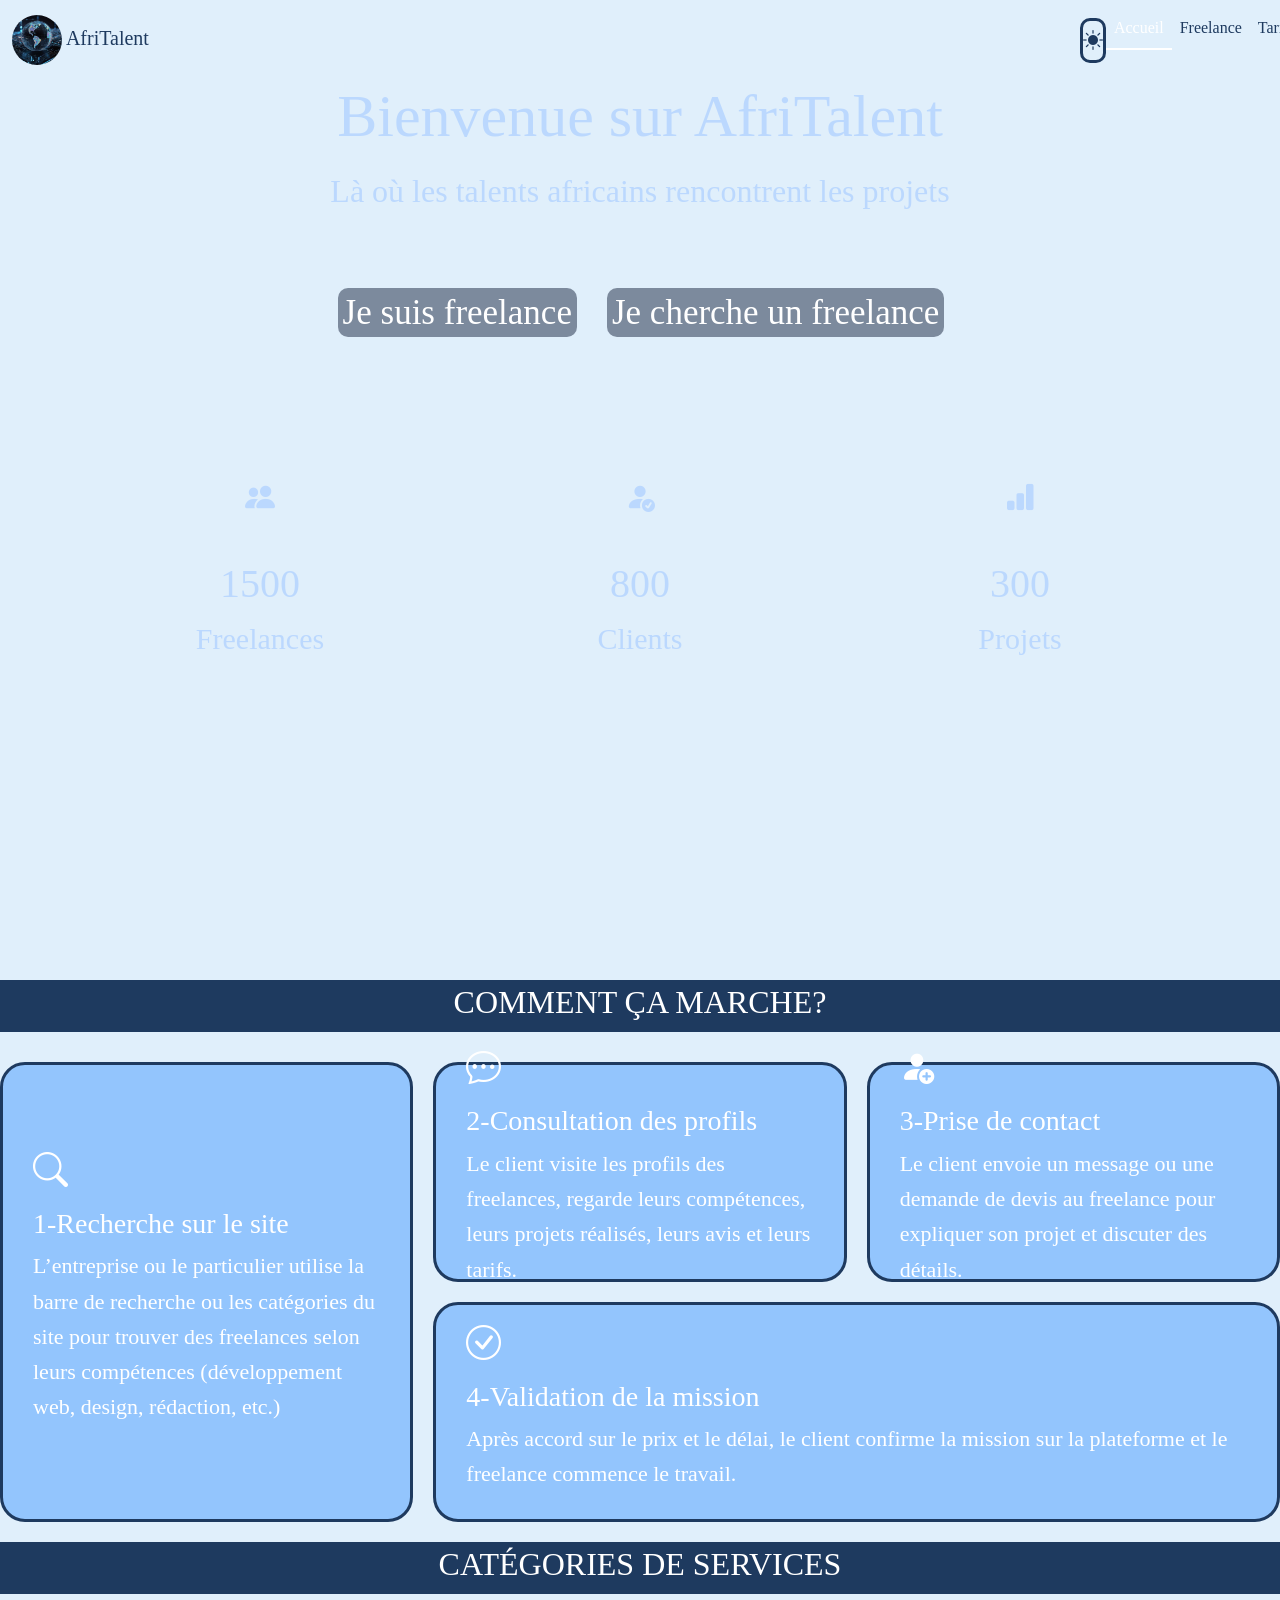
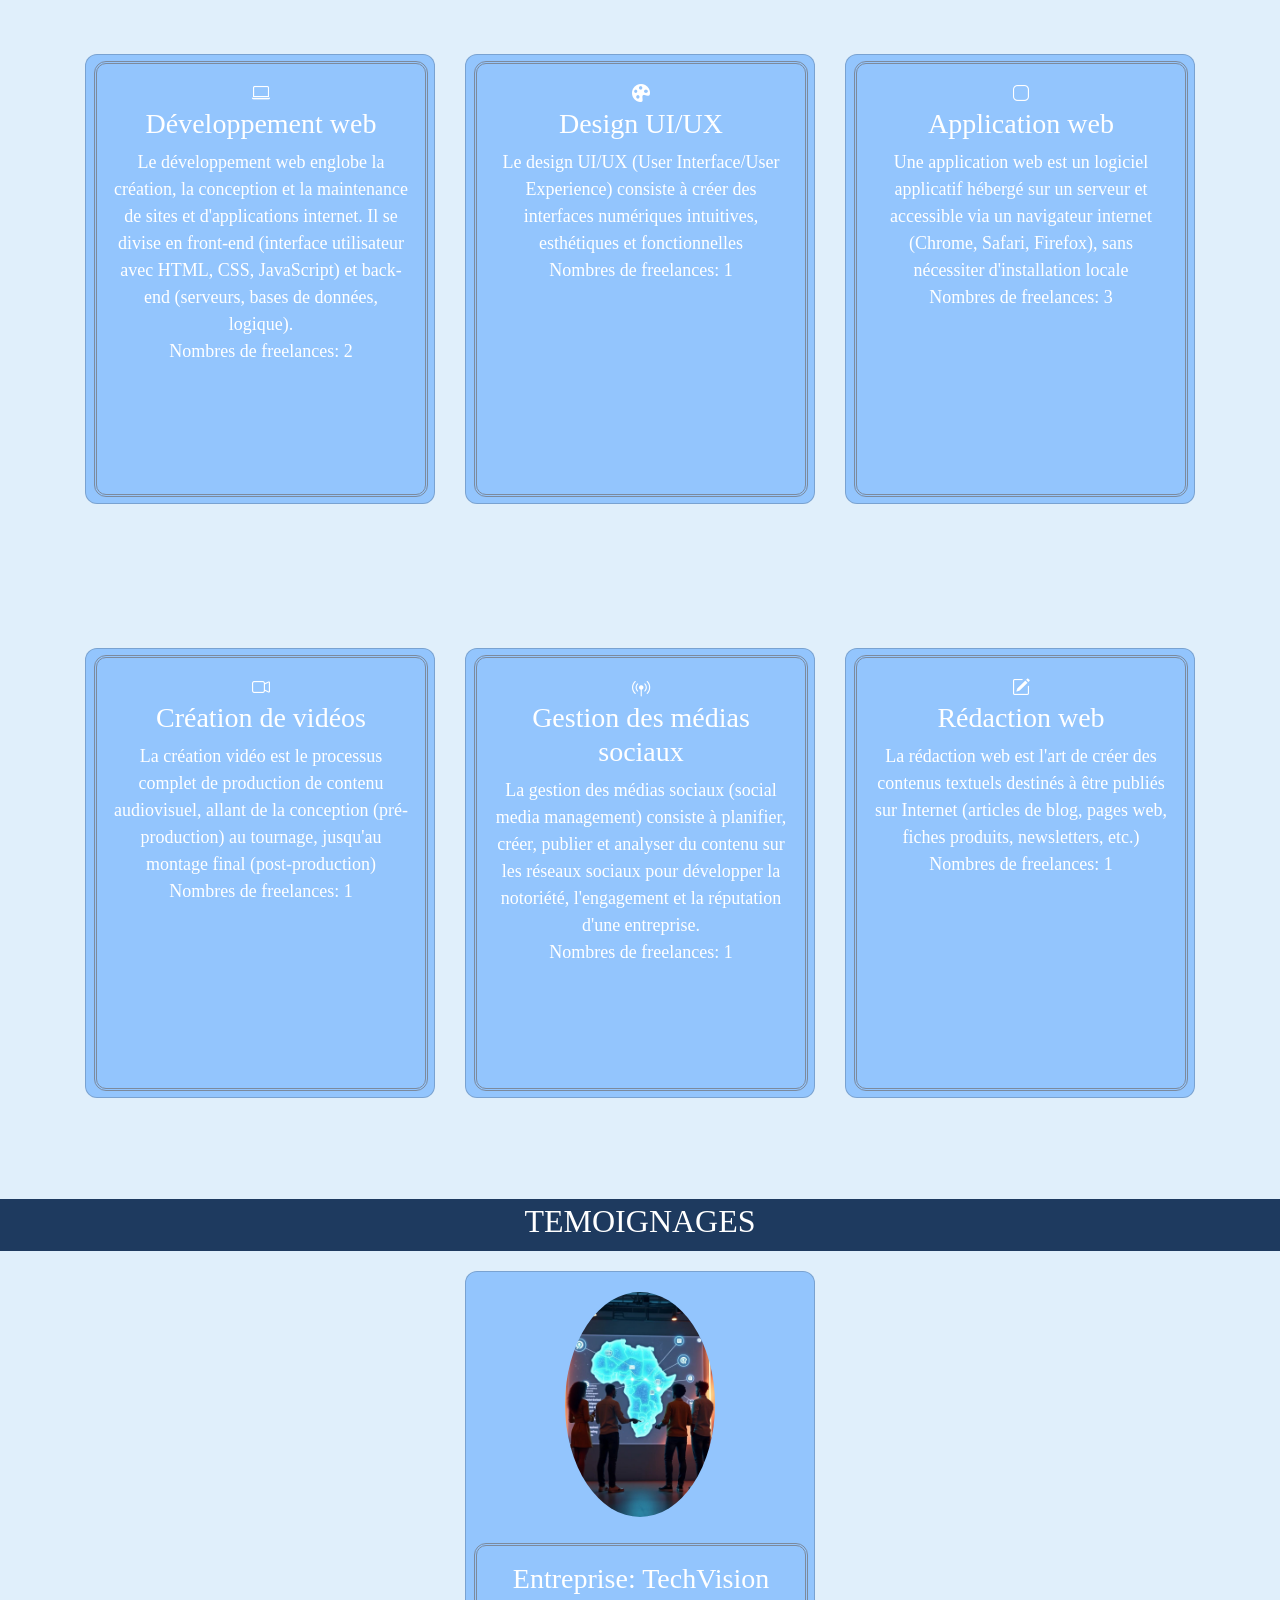
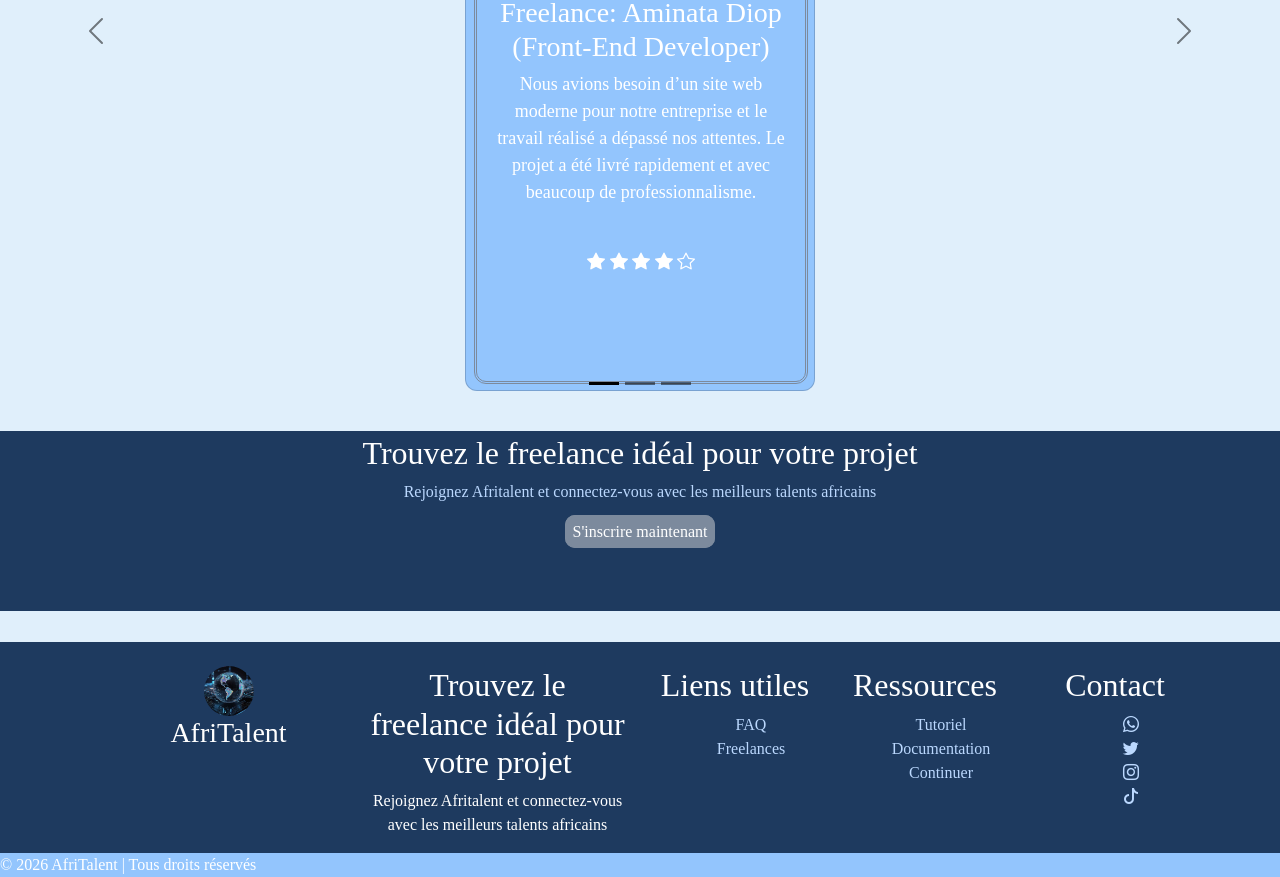
<file: index.html>
<!DOCTYPE html>
<html lang="fr">

<head>
  <meta charset="UTF-8">
  <meta name="viewport" content="width=device-width, initial-scale=1.0">
  <title>AfriTalent — Accueil</title>

  <!-- Bootstrap 5 via CDN : feuille de style -->
  <link href="https://cdn.jsdelivr.net/npm/bootstrap@5.3.0/dist/css/bootstrap.min.css" rel="stylesheet">
  <!-- Bootstrap Icons - CSS -->
  <link rel="stylesheet" href="https://cdn.jsdelivr.net/npm/bootstrap-icons@1.11.3/font/bootstrap-icons.min.css">
  <!-- Votre feuille de style personnelle -->
  <link rel="stylesheet" href="css/style.css">
</head>

<body>

  <!-- Le contenu de la page sera ajoute ici -->
  <!-- navigation bootstrap commune a toutes les pages -->
  <nav id="main-nav" class="navbar navbar-expand-lg navbar-dark bg-dark">
    <div class="container-fluid">
      <a class="navbar-brand">
        <img src="Image/logo.jpeg" alt="logos" class="logo">
        AfriTalent</a>
      <!-- Bouton Toggle -->
      <button id="theme-toggle" class="theme-btn" aria-label="Activer le mode sombre">
        <i class="bi bi-sun-fill"></i>
      </button>
      <button class="navbar-toggler" type="button" data-bs-toggle="collapse" data-bs-target="#navmenu"
        aria-controls="navMenu" aria-expanded="false" aria-label="Toggle navigation">
        <span class="navbar-toggler-icon"></span>
      </button>
      <div class="collapse navbar-collapse" id="navmenu">
        <ul class="navbar-nav ms-auto">
          <li class="nav-item">
            <a class="nav-link active" href="index.html">Accueil</a>
          </li>
          <li class="nav-item">
            <a class="nav-link" href="freelances.html">Freelance</a>
          </li>
          <li class="nav-item">
            <a class="nav-link " href="tarifs.html">Tarifs</a>
          </li>
          <li class="nav-item">
            <a class="nav-link" href="about.html">A propos</a>
          </li>
          <li class="nav-item">
            <a class="nav-link " href="#témoignages">blog</a>
          </li>
          <li class="nav-item">
            <a class="nav-link " href="contact.html">Contact</a>
          </li>
        </ul>

      </div>
    </div>
  </nav>
  <section id="hero">
    <h1>Bienvenue sur AfriTalent</h1>
    <h2>Là où les talents africains rencontrent les projets</h2>
    <ul id="lien">
      <li><a href="contact.html">Je suis freelance</a></li>
      <li><a href="freelances.html">Je cherche un freelance</a></li>
    </ul>
    <div class="container text-center">
      <div class="row">
        <div class="col-12 col-md-6 col-lg-4 counter-container">
          <i class="bi bi-people-fill"></i>
          <h3 class="count" data-target="1500">0</h3>
          <p> Freelances</p>
        </div>
        <div class="col-12 col-md-6 col-lg-4 counter-container">
          <i class="bi bi-person-fill-check"></i>
          <h3 class="count" data-target="800">0</h3>
          <p>Clients</p>
        </div>
        <div class="col-12 col-md-6 col-lg-4 counter-container">
          <i class="bi bi-bar-chart-fill"></i>
          <h3 class="count" data-target="300">0</h3>
          <p>Projets</p>
        </div>
      </div>
    </div>
  </section>
  <section id="fonction">
    <!-- comment ca marche -->
    <div class="haut">
      <h2>COMMENT ÇA MARCHE?</h2>
    </div>
    <!-- <h1 class="text-center mb-4">Bento Grid Layout</h1> -->
    <!-- Large item -->
    <div id="bento">
      <div class="bento-item bento-tall " id="tall">
        <i class="bi bi-search"></i>
        <h3>1-Recherche sur le site</h3>
        <p>L’entreprise ou le particulier utilise la barre de recherche ou les catégories
          du site pour trouver des freelances selon leurs compétences (développement web, design, rédaction, etc.)</p>
      </div>
      <!-- Medium item -->
      <div class="bento-item ">
        <i class="bi bi-chat-dots"></i>
        <h3>2-Consultation des profils</h3>
        <p>
          Le client visite les profils des freelances, regarde leurs compétences, leurs projets réalisés, leurs avis et
          leurs tarifs.
        </p>
      </div>
      <div class="bento-item ">
        <i class="bi bi-person-fill-add"></i>
        <h3>3-Prise de contact</h3>
        <p>Le client envoie un message ou une demande de devis au freelance pour expliquer son projet et discuter des
          détails.</p>
      </div>
      <div class="bento-item" id="long">
        <i class="bi bi-check-circle"></i>
        <h3>4-Validation de la mission</h3>
        <p>Après accord sur le prix et le délai, le client confirme la mission sur la plateforme et le freelance
          commence le travail.</p>
      </div>
    </div>
  </section>
  <section id="services">
    <!-- categories de services -->
    <div class="haut">
      <h2> CATÉGORIES DE SERVICES</h2>
    </div>
    <div class="container">
      <div class="row g-4">
        <div class="col-12 col-md-6 col-lg-4">
          <div class="card">
            <div class="card-body">
              <div><i class="bi bi-laptop"></i></div>
              <h3>Développement web</h3>
              <p>Le développement web englobe la création, la conception et la maintenance de sites et d'applications
                internet.
                Il se divise en front-end (interface utilisateur avec HTML, CSS, JavaScript) et back-end (serveurs,
                bases de données, logique).
                <br>
                Nombres de freelances: 2
              </p>
            </div>
          </div>
        </div>
        <div class="col-12 col-md-6 col-lg-4">
          <div class="card">
            <div class="card-body">
              <div><i class="bi bi-palette-fill"></i></div>
              <h3>Design UI/UX </h3>
              <p>Le design UI/UX (User Interface/User Experience)
                consiste à créer des interfaces numériques intuitives, esthétiques et fonctionnelles
                <br>
                Nombres de freelances: 1
              </p>
            </div>
          </div>
        </div>
        <div class="col-12 col-md-6 col-lg-4">
          <div class="card">
            <div class="card-body">
              <div><i class="bi bi-app"></i></div>
              <h3>Application web</h3>
              <p>Une application web est un logiciel applicatif hébergé sur un serveur
                et accessible via un navigateur internet (Chrome, Safari, Firefox), sans nécessiter d'installation
                locale
                <br>
                Nombres de freelances: 3
              </p>
            </div>
          </div>
        </div>
        <div class="col-12 col-md-6 col-lg-4">
          <div class="card">
            <div class="card-body">
              <div><i class="bi bi-camera-video"></i></div>
              <h3>Création de vidéos</h3>
              <p>La création vidéo est le processus complet de production de contenu audiovisuel,
                allant de la conception (pré-production) au tournage, jusqu'au montage final (post-production)
                <br>
                Nombres de freelances: 1
              </p>
            </div>
          </div>
        </div>
        <div class="col-12 col-md-6 col-lg-4">
          <div class="card">
            <div class="card-body">
              <div><i class="bi bi-broadcast-pin"></i></div>
              <h3>Gestion des médias sociaux</h3>
              <p>
                La gestion des médias sociaux (social media management) consiste à planifier, créer,
                publier et analyser du contenu sur les réseaux sociaux pour développer la notoriété,
                l'engagement et la réputation d'une entreprise.
                <br>
                Nombres de freelances: 1
              </p>
            </div>
          </div>
        </div>
        <div class="col-12 col-md-6 col-lg-4">
          <div class="card">
            <div class="card-body">
              <div><i class="bi bi-pencil-square"></i></div>
              <h3>Rédaction web</h3>
              <p>La rédaction web est l'art de créer des contenus textuels destinés
                à être publiés sur Internet (articles de blog, pages web, fiches produits, newsletters, etc.)
                <br>
                Nombres de freelances: 1
              </p>
            </div>
          </div>
        </div>
      </div>
    </div>
  </section>
  <section id="tem">
    <!-- témoignages -->
    <div class="haut">
      <h2>TEMOIGNAGES</h2>
    </div>
    <!-- bootstrap documentation temoignages presentés en Carroussel bootstrap -->
    <div id="témoignages" class="carousel slide" data-bs-ride="carousel">
      <div id="carouselExampleDark" class="carousel carousel-dark slide">
        <div class="carousel-indicators">
          <button type="button" data-bs-target="#carouselExampleDark" data-bs-slide-to="0" class="active"
            aria-current="true" aria-label="Slide 1"></button>
          <button type="button" data-bs-target="#carouselExampleDark" data-bs-slide-to="1"
            aria-label="Slide 2"></button>
          <button type="button" data-bs-target="#carouselExampleDark" data-bs-slide-to="2"
            aria-label="Slide 3"></button>
        </div>
        <div class="carousel-inner">
          <div class="carousel-item active" data-bs-interval="5000">
            <div class="card">
              <img src="Image/tem1.jpeg" alt="tem" class="card-img-top">
              <div class="card-body">
                <h3>Entreprise: TechVision
                  <br>
                  Freelance: Aminata Diop (Front-End Developer)
                </h3>
                <p>Nous avions besoin d’un site web moderne pour notre entreprise et
                  le travail réalisé a dépassé nos attentes. Le projet a été livré rapidement et avec beaucoup de
                  professionnalisme.</p>
                <br>
                <i class="bi bi-star-fill"></i>
                <i class="bi bi-star-fill"></i>
                <i class="bi bi-star-fill"></i>
                <i class="bi bi-star-fill"></i>
                <i class="bi bi-star"></i>
              </div>
            </div>
          </div>
          <div class="carousel-item" data-bs-interval="3000">
            <div class="card">
              <img src="Image/tem2.jpeg" alt="tem" class="card-img-top">
              <div class="card-body">
                <h3>Entreprise : Digital Market Group
                  <br>
                  Freelance : David Mensah (Full-Stack Developer)
                </h3>
                <p>La collaboration a été très fluide. Notre application web fonctionne
                  parfaitement et nos clients sont très satisfaits.</p>
                <br>
                <i class="bi bi-star-fill"></i>
                <i class="bi bi-star-fill"></i>
                <i class="bi bi-star-fill"></i>
                <i class="bi bi-star-fill"></i>
                <i class="bi bi-star-fill"></i>
              </div>
            </div>
          </div>
          <div class="carousel-item" data-bs-interval="3000">
            <div class="card">
              <img src="Image/tem3.jpeg" alt="tem" class="card-img-top">
              <div class="card-body">
                <h3>Entreprise : GreenLife Startup
                  <br>
                  Freelance : Fatou Ndiaye (Community Manager)
                </h3>
                <p>Grâce à cette freelance, notre visibilité en ligne a beaucoup augmenté.
                  Les réseaux sociaux de notre entreprise sont maintenant très actifs.</p>
                <br>
                <i class="bi bi-star-fill"></i>
                <i class="bi bi-star-fill"></i>
                <i class="bi bi-star-fill"></i>
                <i class="bi bi-star-fill"></i>
                <i class="bi bi-star-half"></i>
              </div>
            </div>
          </div>
        </div>
        <button class="carousel-control-prev" type="button" data-bs-target="#carouselExampleDark" data-bs-slide="prev">
          <span class="carousel-control-prev-icon" aria-hidden="true"></span>
          <span class="visually-hidden">Previous</span>
        </button>
        <button class="carousel-control-next" type="button" data-bs-target="#carouselExampleDark" data-bs-slide="next">
          <span class="carousel-control-next-icon" aria-hidden="true"></span>
          <span class="visually-hidden">Next</span>
        </button>
      </div>
    </div>
  </section>
  <section id="cta">
    <!-- appel a l'action : cta -->
    <div>
      <h2>Trouvez le freelance idéal pour votre projet</h2>
      <p>Rejoignez Afritalent et connectez-vous avec les meilleurs talents africains</p>
      <a href="contact.html">S'inscrire maintenant</a>
    </div>
  </section>
  <footer>
    <div class="container text-center">
      <div class="row g-4">
        <div class="col-12 col-md-6 col-lg-3">
          <ul id="lo">
            <li>
              <img src="Image/logo.jpeg" class="logo" alt="logo">
            </li>
            <li>
              <h3>AfriTalent</h3>
            </li>
          </ul>
        </div>
        <div class="col-12 col-md-6 col-lg-3">
          <h2>Trouvez le freelance idéal pour votre projet</h2>
          <p>
            Rejoignez Afritalent et connectez-vous avec les meilleurs talents africains
          </p>
        </div>
        <div class="col-12 col-md-6 col-lg-2">
          <h2>Liens utiles</h2>
          <ul>
            <li><a href="tarifs.html">FAQ</a></li>
            <li><a href="freelances.html">Freelances</a></li>
          </ul>
        </div>
        <div class="col-12 col-md-6 col-lg-2">
          <h2>Ressources</h2>
          <ul>
            <li><a href="https://www.youtube.com">Tutoriel</a></li>
            <li><a href="https://www.google.com">Documentation</a></li>
            <li><a href="contact.html">Continuer</a></li>
          </ul>
        </div>
        <div class="col-12 col-md-6 col-lg-2">
          <h2>Contact</h2>
          <ul>
            <li>
              <a href="https://wa.me/221710073201" target="_blank">
                <i class="bi bi-whatsapp"></i>
              </a>
            </li>
            <li>
              <a href="https://www.twitter.com" target="_blank">
                <i class="bi bi-twitter"></i>
              </a>
            </li>
            <li>
              <a href="https://www.instagram.com/maureen.linaelle" target="_blank">
                <i class="bi bi-instagram"></i>
              </a>
            </li>
            <li>
              <a href="https://www.tiktok.com/@maureen_linaelle" target="_blank">
                <i class="bi bi-tiktok"></i>
              </a>
            </li>
          </ul>
        </div>
      </div>
    </div>
    <div id="copyright">
    </div>
  </footer>
  <!-- bouton back to top -->
  <a href="#hero" id="back-to-top"><i class="bi bi-arrow-up"></i></a>
  <!-- Bootstrap 5 via CDN : script JavaScript -->
  <script src="https://cdn.jsdelivr.net/npm/bootstrap@5.3.0/dist/js/bootstrap.bundle.min.js"></script>
  <!-- Votre script JavaScript -->
  <script src="js/main.js"></script>
</body>

</html>
</file>
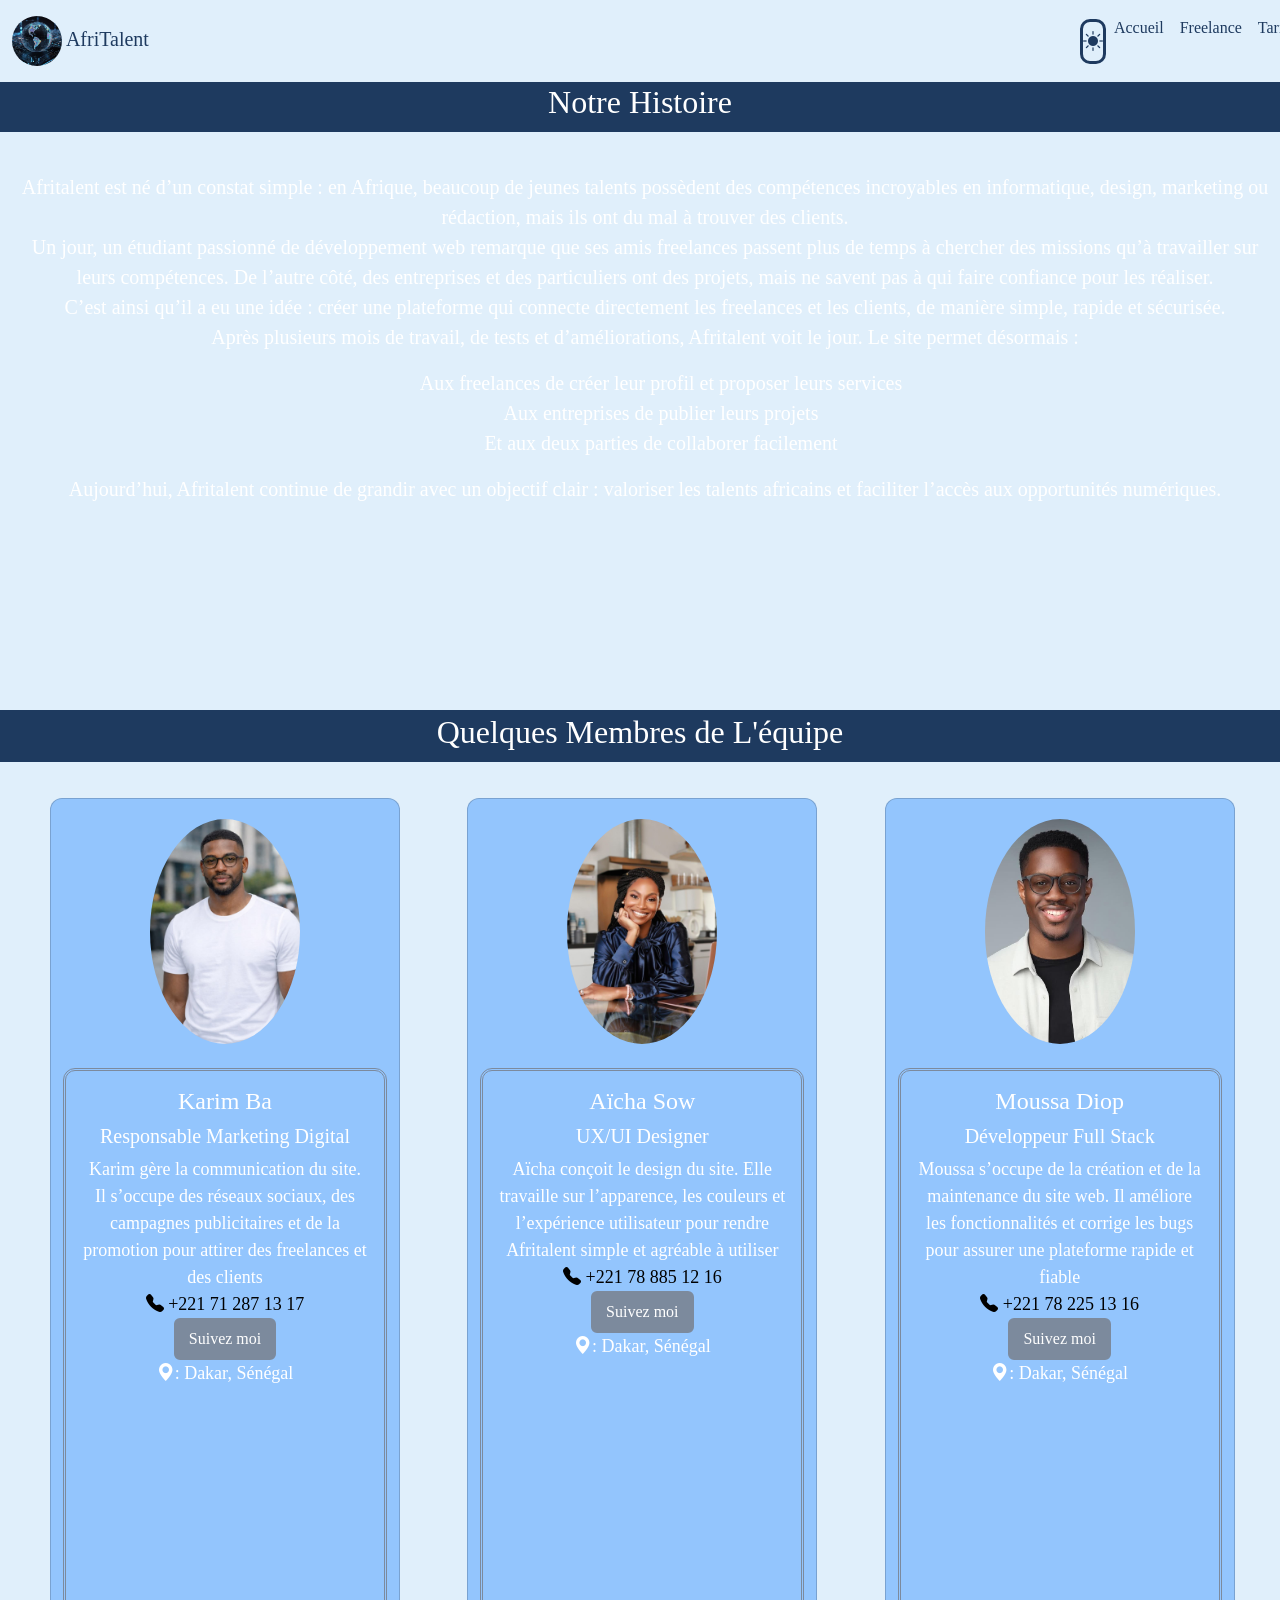
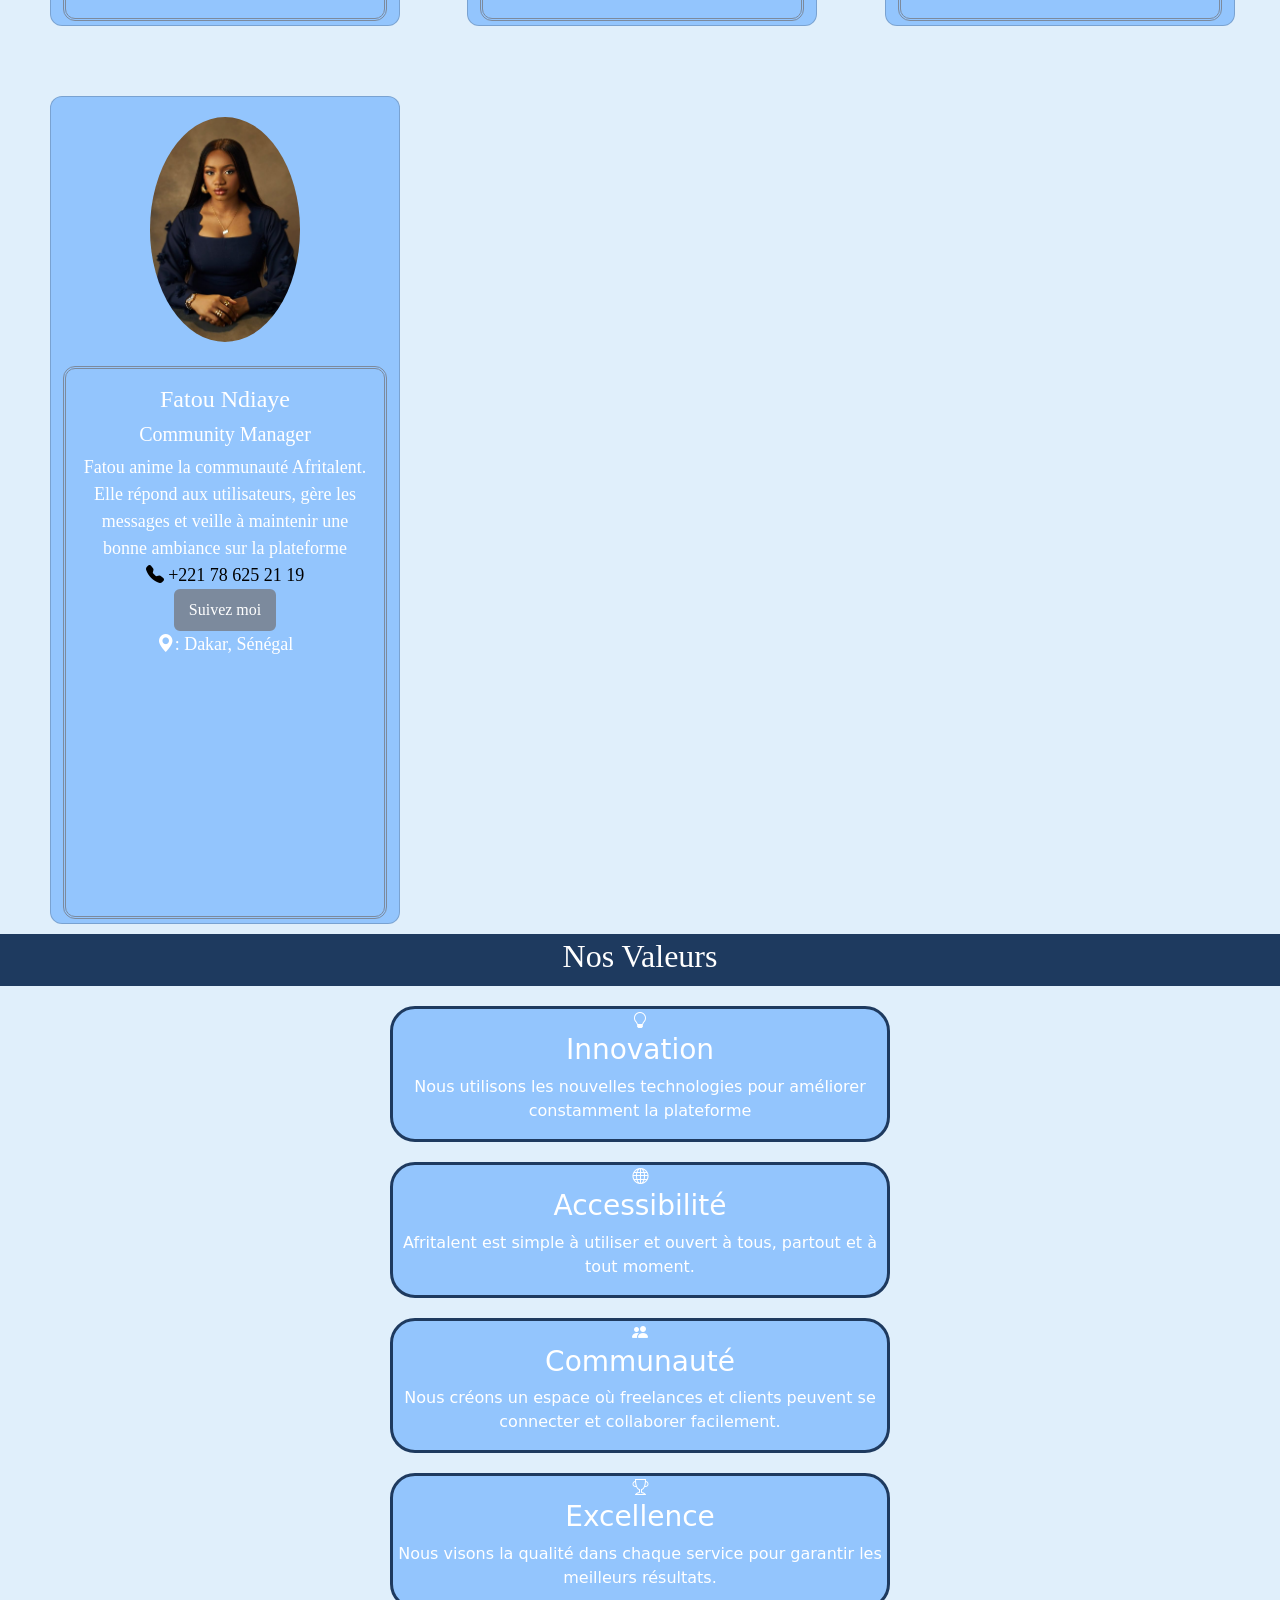
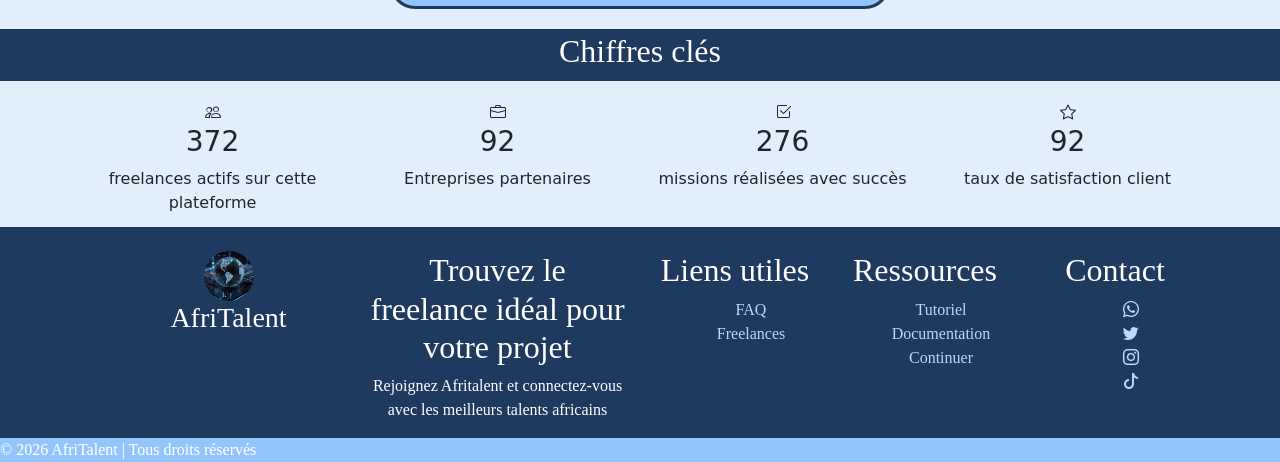
<file: about.html>
<!DOCTYPE html>
<html lang="fr">

<head>
  <meta charset="UTF-8">
  <meta name="viewport" content="width=device-width, initial-scale=1.0">
  <title>AfriTalent — About</title>

  <!-- Bootstrap 5 via CDN : feuille de style -->
  <link href="https://cdn.jsdelivr.net/npm/bootstrap@5.3.0/dist/css/bootstrap.min.css" rel="stylesheet">
  <!-- Bootstrap Icons - CSS -->
  <link rel="stylesheet" href="https://cdn.jsdelivr.net/npm/bootstrap-icons@1.11.3/font/bootstrap-icons.min.css">
  <!-- Votre feuille de style personnelle -->
  <link rel="stylesheet" href="css/style.css">
</head>

<body>
  <!-- Le contenu de la page sera ajoute ici -->
  <!-- Navigation bootstrap commune a toutes les pages -->
  <nav id="main-nav" class="navbar navbar-expand-lg navbar-dark bg-dark">
    <div class="container-fluid">
      <a class="navbar-brand">
        <img src="Image/logo.jpeg" alt="logos" class="logo">
        AfriTalent
      </a>
      <!-- Bouton Toggle -->
      <button id="theme-toggle" class="theme-btn" aria-label="Activer le mode sombre">
        <i class="bi bi-sun-fill"></i>
      </button>
      <button class="navbar-toggler" type="button" data-bs-toggle="collapse" data-bs-target="#navmenu"
        aria-controls="navMenu" aria-expanded="false" aria-label="Toggle navigation">
        <span class="navbar-toggler-icon"></span>
      </button>
      <div class="collapse navbar-collapse" id="navmenu">
        <ul class="navbar-nav ms-auto">
          <li class="nav-item">
            <a class="nav-link " href="index.html">Accueil</a>
          </li>
          <li class="nav-item">
            <a class="nav-link" href="freelances.html">Freelance</a>
          </li>
          <li class="nav-item">
            <a class="nav-link " href="tarifs.html">Tarifs</a>
          </li>
          <li class="nav-item">
            <a class="nav-link  active" href="about.html">A propos</a>
          </li>
          <li class="nav-item">
            <a class="nav-link " href="index.html#témoignages">blog</a>
          </li>
          <li class="nav-item">
            <a class="nav-link " href="contact.html">Contact</a>
          </li>
        </ul>
      </div>
    </div>
  </nav>
  <section id="story">
    <!--  Notre Histoire  -->
    <div class="haut">
      <h2>Notre Histoire</h2>
    </div>
    <div id="sto">
      <div>
        <p>
          Afritalent est né d’un constat simple : en Afrique,
          beaucoup de jeunes talents possèdent des compétences
          incroyables en informatique, design, marketing ou rédaction, mais ils ont du mal à trouver des clients.
          <br>
          Un jour, un étudiant passionné de développement web remarque que ses amis freelances passent plus de temps
          à chercher des missions qu’à travailler sur leurs compétences. De l’autre côté, des entreprises et des
          particuliers
          ont des projets, mais ne savent pas à qui faire confiance pour les réaliser.
          <br>
          C’est ainsi qu’il a eu une idée : créer une plateforme qui connecte directement les freelances et les clients,
          de manière simple, rapide et sécurisée.
          <br>
          Après plusieurs mois de travail, de tests et d’améliorations, Afritalent voit le jour. Le site permet
          désormais :
        </p>
        <ul>
          <li>Aux freelances de créer leur profil et proposer leurs services</li>
          <li>Aux entreprises de publier leurs projets</li>
          <li>Et aux deux parties de collaborer facilement</li>
        </ul>
        <p>
          Aujourd’hui, Afritalent continue de grandir avec un objectif clair : valoriser les talents africains et
          faciliter l’accès aux opportunités numériques.
        </p>
      </div>
    </div>
  </section>
  <section>
    <!--  L'équipe -->
    <div class="haut">
      <h2>Quelques Membres de L'équipe</h2>
    </div>
    <!-- Presentation avec des cartes bootstrap comme les freelances -->
    <div class="row g-4" id="presentation">
      <div class="card col-12 col-md-6 col-lg-4">
        <img src="Image/Karimba.jpeg" alt="profil" class="card-img-top">
        <div class="card-body">
          <div class="card-title">
            <h4>Karim Ba</h4>
            <h5>Responsable Marketing Digital</h5>
          </div>
          <p class="card-text">
            Karim gère la communication du site. Il s’occupe des
            réseaux sociaux, des campagnes publicitaires et de la promotion pour attirer des freelances et des clients
            <br>
            <a href="tel:+221710073201" target="_blank">
              <i class="bi bi-telephone-fill"></i>
              +221 71 287 13 17 </a>
            <br>
            <a href="https://www.instagram.com" target="_blank" class="btn btn-primary">Suivez moi</a>
            <br>
            <i class="bi bi-geo-alt-fill"></i>: Dakar, Sénégal
          </p>
        </div>
      </div>
      <div class="card col-12 col-md-6 col-lg-4">
        <img src="Image/Aichasow.jpeg" alt="profil" class="card-img-top">
        <div class="card-body">
          <div class="card-title">
            <h4>Aïcha Sow</h4>
            <h5>UX/UI Designer</h5>
          </div>
          <p class="card-text">
            Aïcha conçoit le design du site.
            Elle travaille sur l’apparence, les couleurs et l’expérience utilisateur pour rendre Afritalent simple et
            agréable à utiliser
            <br>
            <a href="tel:+221710073201" target="_blank">
              <i class="bi bi-telephone-fill"></i>
              +221 78 885 12 16 </a>
            <br>
            <a href="https://www.instagram.com" target="_blank" class="btn btn-primary">Suivez moi</a>
            <br>
            <i class="bi bi-geo-alt-fill"></i>: Dakar, Sénégal
          </p>
        </div>
      </div>
      <div class="card col-12 col-md-6 col-lg-4">
        <img src="Image/moussadiop.jpeg" alt="profil" class="card-img-top">
        <div class="card-body">
          <div class="card-title">
            <h4>Moussa Diop</h4>
            <h5>Développeur Full Stack</h5>
          </div>
          <p class="card-text">
            Moussa s’occupe de la création et de la maintenance du site web.
            Il améliore les fonctionnalités et corrige les bugs pour assurer une plateforme rapide et fiable
            <br>
            <a href="tel:+221710073201" target="_blank">
              <i class="bi bi-telephone-fill"></i>
              +221 78 225 13 16 </a> <br>
            <a href="https://www.instagram.com" target="_blank" class="btn btn-primary">Suivez moi</a>
            <br>
            <i class="bi bi-geo-alt-fill"></i>: Dakar, Sénégal
          </p>
        </div>
      </div>
      <div class="card col-12 col-md-6 col-lg-4">
        <img src="Image/fatoundiagne.jpeg" alt="profil" class="card-img-top">
        <div class="card-body">
          <div>
            <h4 class="card-title">Fatou Ndiaye</h4>
            <h5> Community Manager</h5>
          </div>
          <p class="card-text">
            Fatou anime la communauté Afritalent. Elle répond aux utilisateurs,
            gère les messages et veille à maintenir une bonne ambiance sur la plateforme
            <br>
            <a href="tel:+221710073201" target="_blank">
              <i class="bi bi-telephone-fill"></i>
              +221 78 625 21 19</a> <br>
            <a href="https://www.instagram.com" target="_blank" class="btn btn-primary">Suivez moi</a>
            <br>
            <i class="bi bi-geo-alt-fill"></i>: Dakar, Sénégal
          </p>
        </div>
      </div>
    </div>
  </section>
  <section id="valeurs">
    <!--  Nos valeurs -->
    <div class="haut">
      <h2>Nos Valeurs</h2>
    </div>
    <div>
      <i class="bi bi-lightbulb"></i>
      <h3>Innovation</h3>
      <p>Nous utilisons les nouvelles technologies pour améliorer constamment la plateforme</p>
    </div>
    <div>
      <i class="bi bi-globe"></i>
      <h3>Accessibilité</h3>
      <p>Afritalent est simple à utiliser et ouvert à tous, partout et à tout moment.</p>
    </div>
    <div>
      <i class="bi bi-people-fill"></i>
      <h3>Communauté</h3>
      <p>Nous créons un espace où freelances et clients peuvent se connecter et collaborer facilement.</p>
    </div>
    <div>
      <i class="bi bi-trophy"></i>
      <h3>Excellence</h3>
      <p>Nous visons la qualité dans chaque service pour garantir les meilleurs résultats.</p>
    </div>
  </section>
  <section id="key">
    <!-- Chiffres clés -->
    <div class="haut">
      <h2>Chiffres clés</h2>
    </div>
    <!-- Grid avec bootstrap -->
    <div class="container">
      <div class="row g-4">
        <div class="col-12 col-md-6 col-lg-3 counter-container">
          <div><i class="bi bi-people"></i></div>
          <h3 class="count" data-target="750">0</h3>
          <p> freelances actifs sur cette plateforme</p>
        </div>
        <div class="col-12 col-md-6 col-lg-3 counter-container">
          <div><i class="bi bi-briefcase"></i></div>
          <h3 class="count" data-target="200">0</h3>
          <p>Entreprises partenaires</p>
        </div>
        <div class="col-12 col-md-6 col-lg-3 counter-container">
          <div><i class="bi bi-check2-square"></i></div>
          <h3 class="count" data-target="500">0</h3>
          <p>missions réalisées avec succès</p>
        </div>
        <div class="col-12 col-md-6 col-lg-3 counter-container">
          <div><i class="bi bi-star"></i></div>
          <h3 class="count" data-target="98%">0</h3>
          <p>taux de satisfaction client</p>
        </div>
      </div>
    </div>

  </section>
  <footer>
    <div class="container text-center">
      <div class="row g-4">
        <div class="col-12 col-md-6 col-lg-3">
          <ul id="lo">
            <li>
              <img src="Image/logo.jpeg" class="logo" alt="logo">
            </li>
            <li>
              <h3>AfriTalent</h3>
            </li>
          </ul>
        </div>
        <div class="col-12 col-md-6 col-lg-3">
          <h2>Trouvez le freelance idéal pour votre projet</h2>
          <p>
            Rejoignez Afritalent et connectez-vous avec les meilleurs talents africains
          </p>
        </div>
        <div class="col-12 col-md-6 col-lg-2">
          <h2>Liens utiles</h2>
          <ul>
            <li><a href="tarifs.html">FAQ</a></li>
            <li><a href="freelances.html">Freelances</a></li>
          </ul>
        </div>
        <div class="col-12 col-md-6 col-lg-2">
          <h2>Ressources</h2>
          <ul>
            <li><a href="https://www.youtube.com">Tutoriel</a></li>
            <li><a href="https://www.google.com">Documentation</a></li>
            <li><a href="contact.html">Continuer</a></li>
          </ul>
        </div>
        <div class="col-12 col-md-6 col-lg-2">
          <h2>Contact</h2>
          <ul>
            <li>
              <a href="https://wa.me/221710073201" target="_blank">
                <i class="bi bi-whatsapp"></i>
              </a>
            </li>
            <li>
              <a href="https://www.twitter.com" target="_blank">
                <i class="bi bi-twitter"></i>
              </a>
            </li>
            <li>
              <a href="https://www.instagram.com/maureen.linaelle" target="_blank">
                <i class="bi bi-instagram"></i>
              </a>
            </li>
            <li>
              <a href="https://www.tiktok.com/@maureen_linaelle" target="_blank">
                <i class="bi bi-tiktok"></i>
              </a>
            </li>
          </ul>
        </div>
      </div>
    </div>
    <div id="copyright">
    </div>
  </footer>
  <!-- bouton back to top -->
    <a href="#story" id="back-to-top"><i class="bi bi-arrow-up"></i></a>
  <!-- Bootstrap 5 via CDN : script JavaScript -->
  <script src="https://cdn.jsdelivr.net/npm/bootstrap@5.3.0/dist/js/bootstrap.bundle.min.js"></script>
  <!-- Votre script JavaScript -->
  <script src="js/main.js"></script>
</body>

</html>
</file>
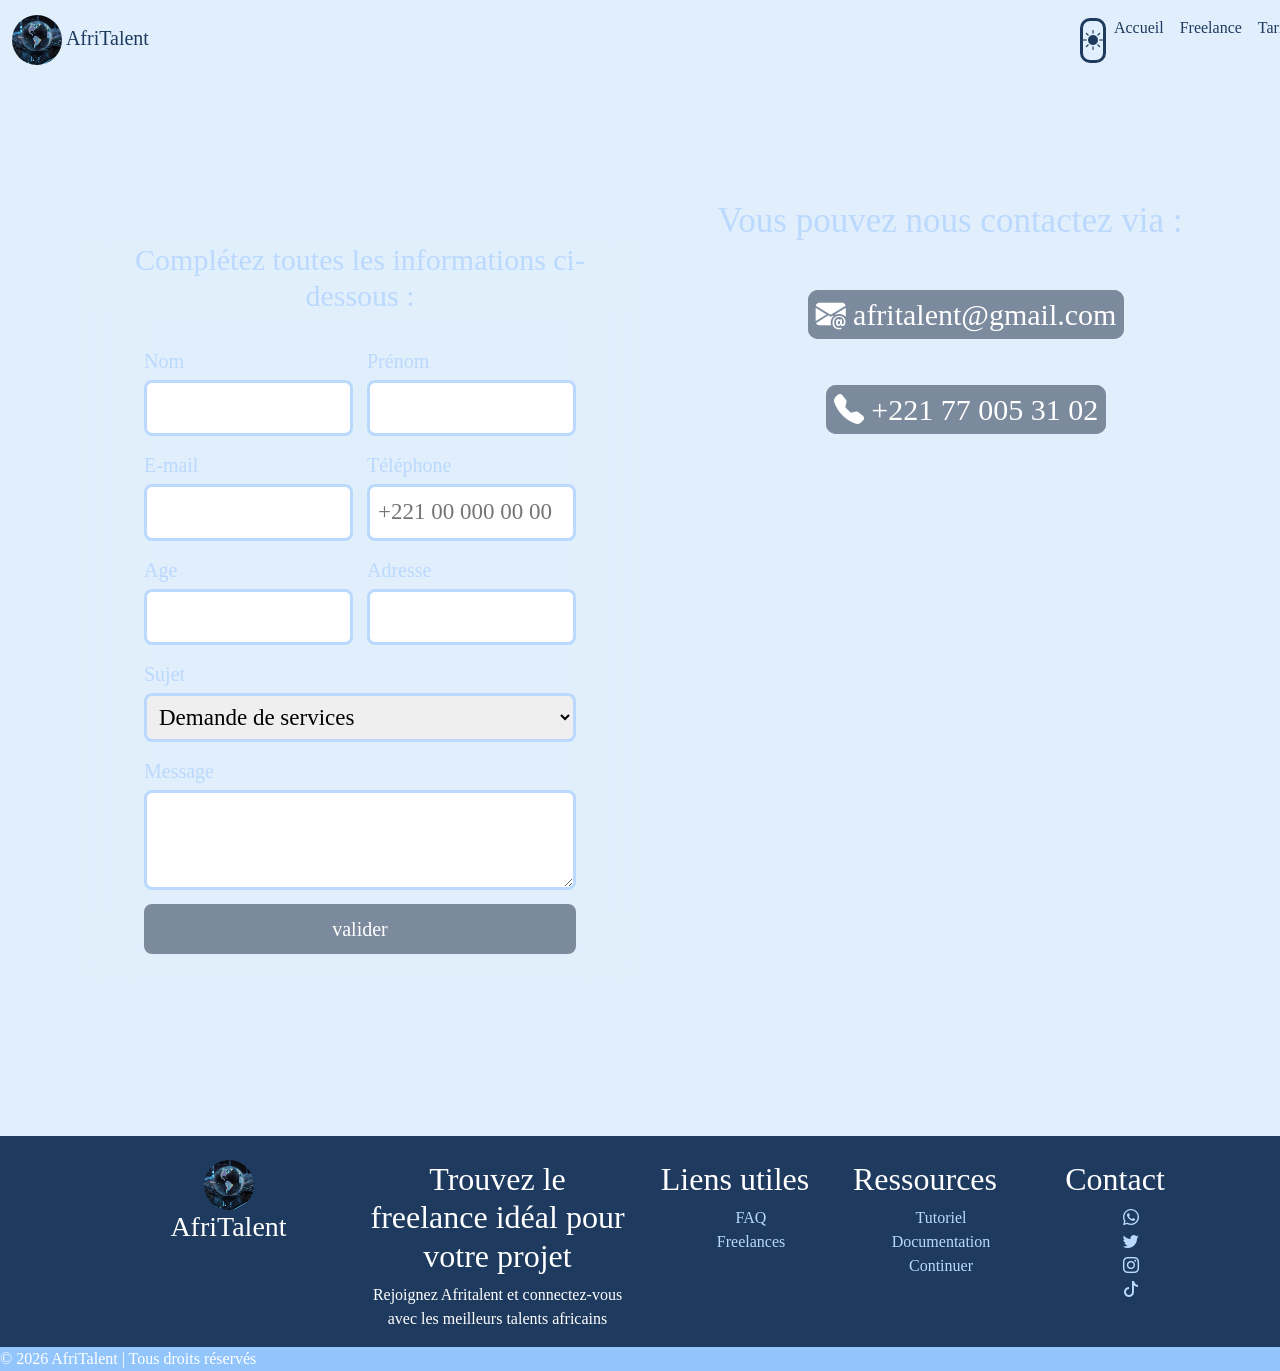
<file: contact.html>
<!DOCTYPE html>
<html lang="fr">

<head>
  <meta charset="UTF-8">
  <meta name="viewport" content="width=device-width, initial-scale=1.0">
  <title>AfriTalent — contact</title>

  <!-- Bootstrap 5 via CDN : feuille de style -->
  <link href="https://cdn.jsdelivr.net/npm/bootstrap@5.3.0/dist/css/bootstrap.min.css" rel="stylesheet">
  <!-- Bootstrap Icons - CSS -->
  <link rel="stylesheet" href="https://cdn.jsdelivr.net/npm/bootstrap-icons@1.11.3/font/bootstrap-icons.min.css">
  <!-- Votre feuille de style personnelle -->
  <link rel="stylesheet" href="css/style.css">
</head>

<body class="form">

  <!-- Le contenu de la page sera ajoute ici -->
  <nav class="navbar navbar-expand-lg navbar-dark bg-dark">
    <div class="container-fluid">
      <a class="navbar-brand">
        <img src="Image/logo.jpeg" alt="logos" class="logo">
        AfriTalent</a>
      <!-- Bouton Toggle -->
      <button id="theme-toggle" class="theme-btn" aria-label="Activer le mode sombre">
        <i class="bi bi-sun-fill"></i>
      </button>
      <button class="navbar-toggler" type="button" data-bs-toggle="collapse" data-bs-target="#navmenu"
        aria-controls="navMenu" aria-expanded="false" aria-label="Toggle navigation">
        <span class="navbar-toggler-icon"></span>
      </button>

      <div class="collapse navbar-collapse" id="navmenu">
        <ul class="navbar-nav ms-auto">

          <li class="nav-item">
            <a class="nav-link " href="index.html">Accueil</a>
          </li>
          <li class="nav-item">
            <a class="nav-link " href="freelances.html">Freelance</a>
          </li>
          <li class="nav-item">
            <a class="nav-link " href="tarifs.html">Tarifs</a>
          </li>
          <li class="nav-item">
            <a class="nav-link" href="about.html">A propos</a>
          </li>
          <li class="nav-item">
            <a class="nav-link " href="index.html#témoignages">blog</a>
          </li>
          <li class="nav-item">
            <a class="nav-link active" href="contact.html">Contact</a>
          </li>
        </ul>
      </div>
    </div>
  </nav>
  <div class="glass" id="top">
    <div class="container">
      <div>
        <h3> Complétez toutes les informations ci-dessous :</h3>
      </div>
      <form id="formulaire">
        <div>
          <label for="nom">Nom</label>
          <input type="text" id="nom" name="nom">
          <span class="error" id="nomError"></span>
        </div>
        <div>
          <label for="prenom">Prénom</label>
          <input type="text" id="prenom" name="prenom">
          <span class="error" id="prenomError"></span>
        </div>
        <div>
          <label for="email">E-mail</label>
          <input type="email" id="email" name="email">
          <span class="error" id="emailError"></span>
        </div>
        <div>
          <label for="telephone">Téléphone</label>
          <input type="tel" id="telephone" name="telephone" placeholder="+221 00 000 00 00">
          <span class="error" id="phoneError"></span>
        </div>
        <div><label for="age">Age</label>
          <input type="number" id="age" name="age" min="1" max="120">
          <span class="error" id="ageError"></span>
        </div>
        <div><label for="address">Adresse</label>
          <input type="text" id="address" name="address">
          <span class="error" id="addressError"></span>
        </div>
        <div>
          <label for="sujet">Sujet</label>
          <select name="sujet" id="sujet">
            <option value="services">Demande de services</option>
            <option value="recrutement">Recrutement de freelances</option>
            <option value="proposition">Proposition de projet(s)</option>
            <option value="renseignement">Demande d'informations</option>
            <option value="autres">Autres</option>
          </select>
          <span></span>
        </div>
        <div>
          <label for="message">Message</label>
          <textarea name="message" id="message"></textarea>
          <span class="error" id="messageError"></span>
        </div>
        <div>
          <button type="submit">valider</button>
        </div>
      </form>
    </div>
    <div id="con">
      <h3>Vous pouvez nous contactez via :</h3>
      <div id="contact">
        <ul>
          <li><a href="mailto:maureenzoungrana@gmail.com" target="_blank"><i class="bi bi-envelope-at-fill"></i>
              afritalent@gmail.com</a></li>
          <li><a href="tel:+221710073201"><i class="bi bi-telephone-fill"></i> +221 77 005 31 02</a></li>
        </ul>
      </div>
      <div id="loc">
        <iframe src="https://www.google.com/maps?q=MGHW%2B75R%20Dakar&output=embed">
        </iframe>
      </div>
    </div>
  </div>
  <footer>
    <div class="container text-center">
      <div class="row g-4">
        <div class="col-12 col-md-6 col-lg-3">
          <ul id="lo">
            <li>
              <img src="Image/logo.jpeg" class="logo" alt="logo">
            </li>
            <li>
              <h3>AfriTalent</h3>
            </li>
          </ul>
        </div>
        <div class="col-12 col-md-6 col-lg-3">
          <h2>Trouvez le freelance idéal pour votre projet</h2>
          <p>
            Rejoignez Afritalent et connectez-vous avec les meilleurs talents africains
          </p>
        </div>
        <div class="col-12 col-md-6 col-lg-2">
          <h2>Liens utiles</h2>
          <ul>
            <li><a href="tarifs.html">FAQ</a></li>
            <li><a href="freelances.html">Freelances</a></li>
          </ul>
        </div>
        <div class="col-12 col-md-6 col-lg-2">
          <h2>Ressources</h2>
          <ul>
            <li><a href="https://www.youtube.com">Tutoriel</a></li>
            <li><a href="https://www.google.com">Documentation</a></li>
            <li><a href="contact.html">Continuer</a></li>
          </ul>
        </div>
        <div class="col-12 col-md-6 col-lg-2">
          <h2>Contact</h2>
          <ul>
            <li>
              <a href="https://wa.me/221710073201" target="_blank">
                <i class="bi bi-whatsapp"></i>
              </a>
            </li>
            <li>
              <a href="https://www.twitter.com" target="_blank">
                <i class="bi bi-twitter"></i>
              </a>
            </li>
            <li>
              <a href="https://www.instagram.com/maureen.linaelle" target="_blank">
                <i class="bi bi-instagram"></i>
              </a>
            </li>
            <li>
              <a href="https://www.tiktok.com/@maureen_linaelle" target="_blank">
                <i class="bi bi-tiktok"></i>
              </a>
            </li>
          </ul>
        </div>
      </div>
    </div>
    <div id="copyright">
    </div>
  </footer>
  <!-- bouton back to top -->
  <a href="#top" id="back-to-top"><i class="bi bi-arrow-up"></i></a>


  <!-- Bootstrap 5 via CDN : script JavaScript -->
  <script src="https://cdn.jsdelivr.net/npm/bootstrap@5.3.0/dist/js/bootstrap.bundle.min.js"></script>
  <!-- Votre script JavaScript -->
  <script src="js/main.js"></script>
</body>

</html>
</file>
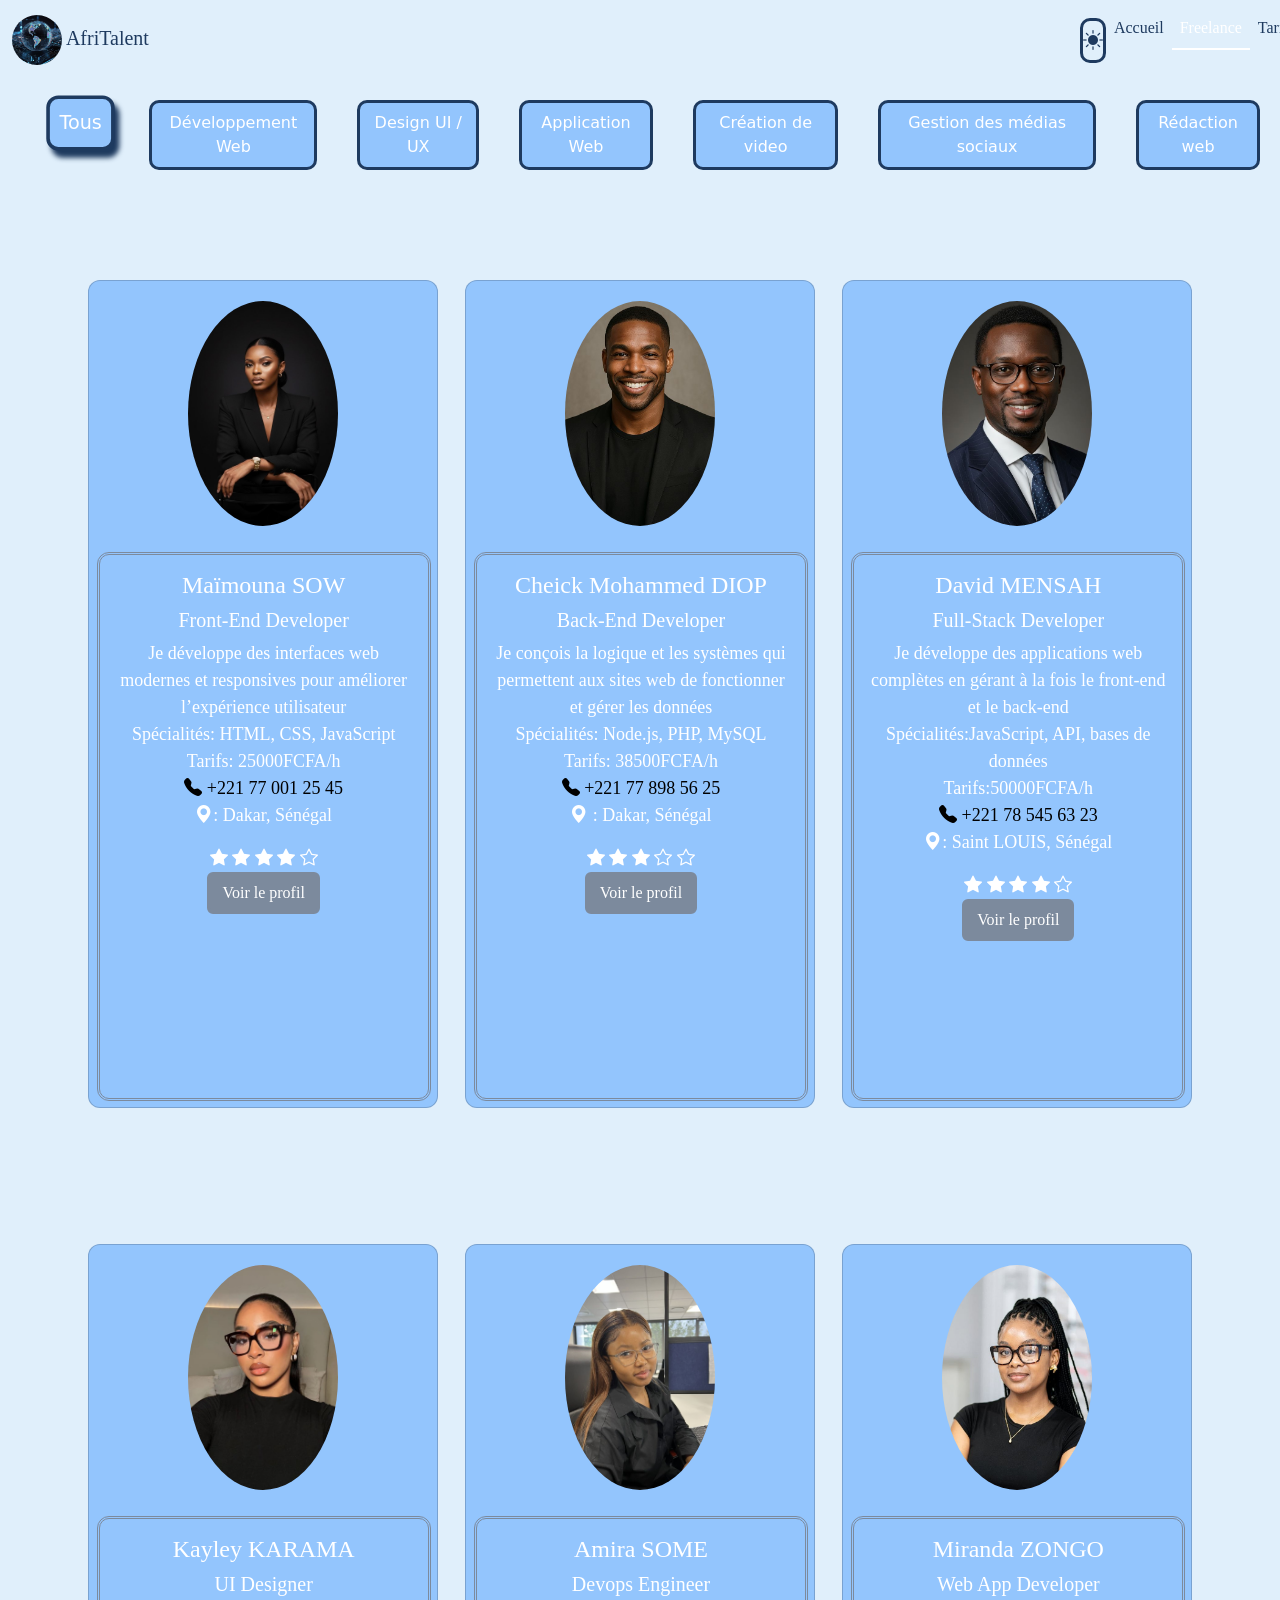
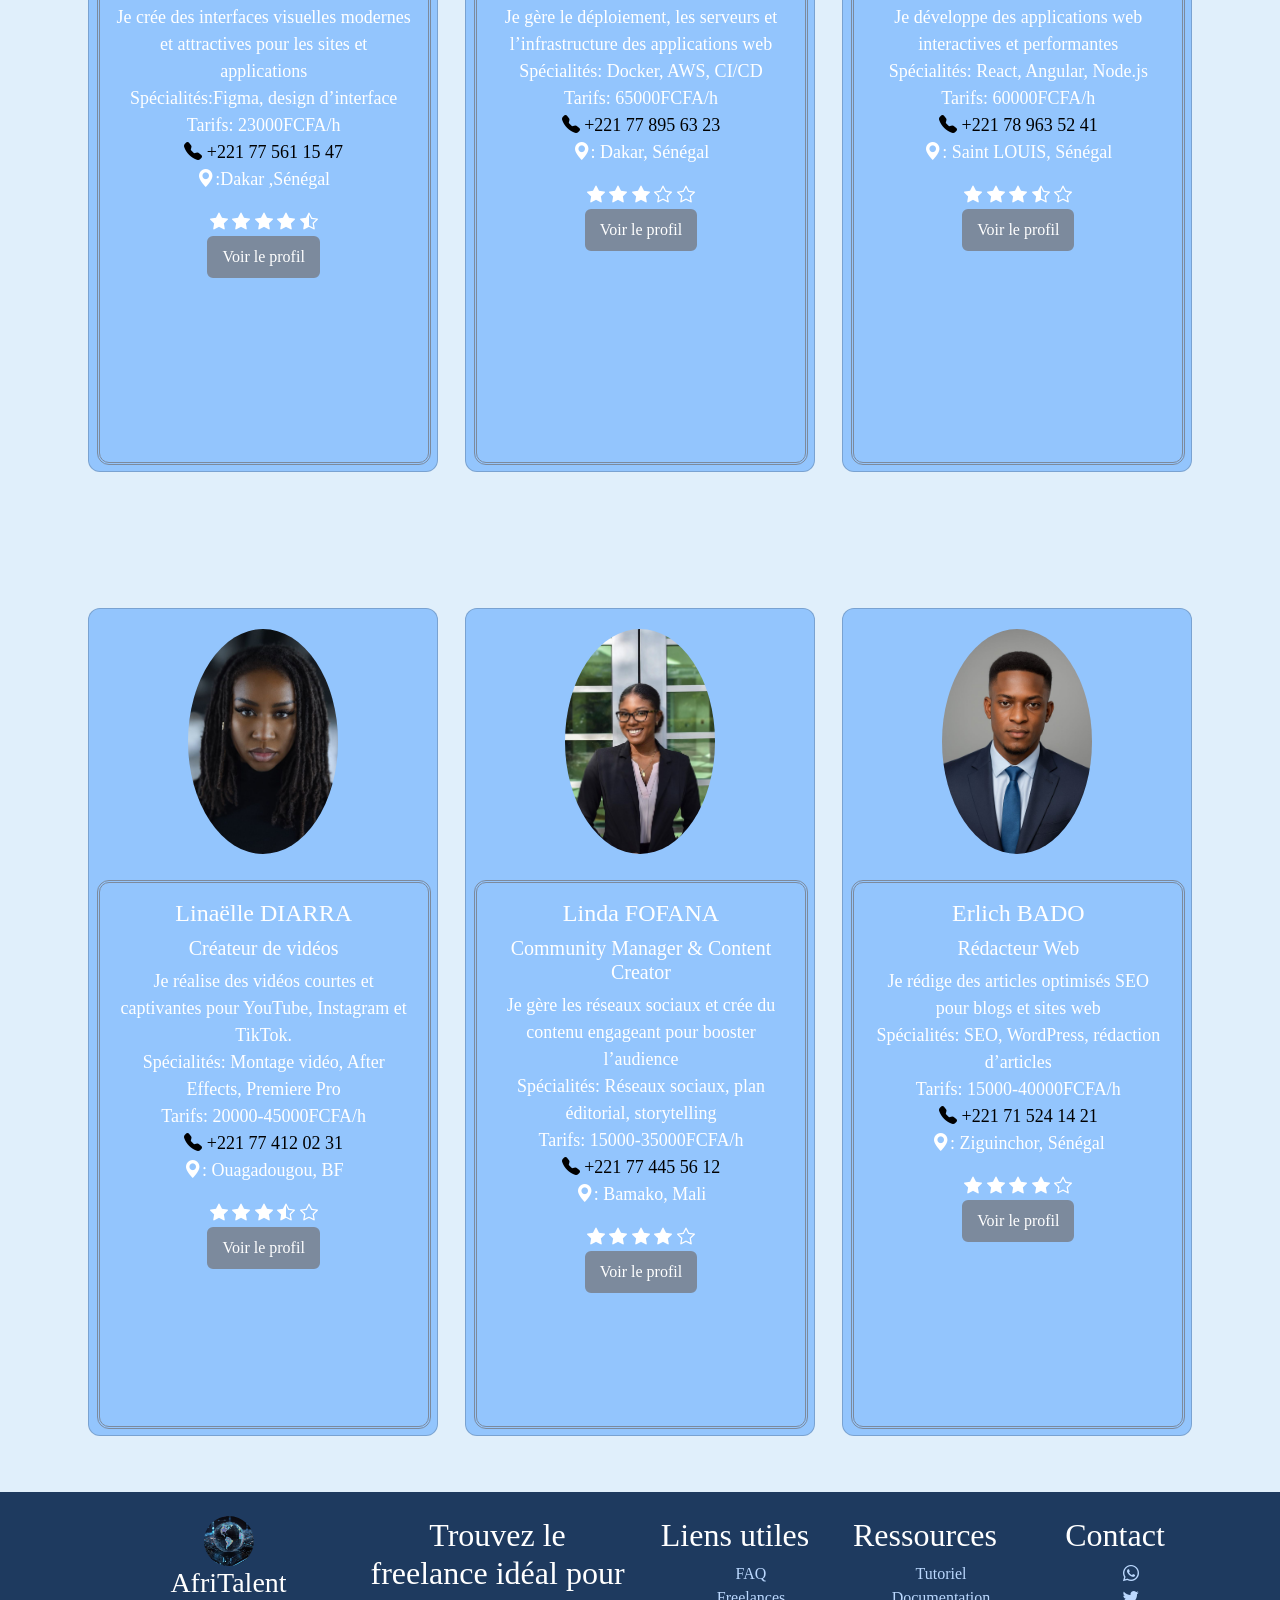
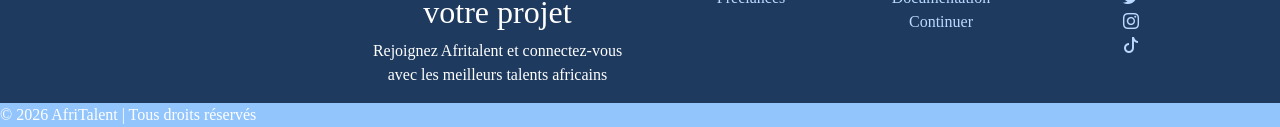
<file: freelances.html>
<!DOCTYPE html>
<html lang="fr">

<head>
  <meta charset="UTF-8">
  <meta name="viewport" content="width=device-width, initial-scale=1.0">
  <title>AfriTalent — freelances</title>

  <!-- Bootstrap 5 via CDN : feuille de style -->
  <link href="https://cdn.jsdelivr.net/npm/bootstrap@5.3.0/dist/css/bootstrap.min.css" rel="stylesheet">
  <!-- Bootstrap Icons - CSS -->
  <link rel="stylesheet" href="https://cdn.jsdelivr.net/npm/bootstrap-icons@1.11.3/font/bootstrap-icons.min.css">
  <!-- Votre feuille de style personnelle -->
  <link rel="stylesheet" href="css/style.css">
</head>

<body>
  <!-- Le contenu de la page sera ajoute ici -->
  <nav class="navbar navbar-expand-lg navbar-dark bg-dark">
    <div class="container-fluid">
      <a class="navbar-brand">
        <img src="Image/logo.jpeg" alt="logos" class="logo">
        AfriTalent</a>
      <!-- Bouton Toggle -->
      <button id="theme-toggle" class="theme-btn" aria-label="Activer le mode sombre">
        <i class="bi bi-sun-fill"></i>
      </button>
      <button class="navbar-toggler" type="button" data-bs-toggle="collapse" data-bs-target="#navmenu"
        aria-controls="navmenu" aria-expanded="false" aria-label="Toggle navigation">
        <span class="navbar-toggler-icon"></span>
      </button>

      <div class="collapse navbar-collapse" id="navmenu">
        <ul class="navbar-nav ms-auto">

          <li class="nav-item">
            <a class="nav-link " href="index.html">Accueil</a>
          </li>
          <li class="nav-item">
            <a class="nav-link active" href="freelances.html">Freelance</a>
          </li>
          <li class="nav-item">
            <a class="nav-link " href="tarifs.html">Tarifs</a>
          </li>
          <li class="nav-item">
            <a class="nav-link" href="about.html">A propos</a>
          </li>
          <li class="nav-item">
            <a class="nav-link " href="#témoignages">blog</a>
          </li>
          <li class="nav-item">
            <a class="nav-link " href="contact.html">Contact</a>
          </li>
        </ul>
      </div>
    </div>
  </nav>
  <!-- Barre de filtrage par catégorie  -->
  <div id="barre">
    <ul>
      <li> <button class="filtre actif" onclick="filtrerFreelances('tous')">Tous</button> </li>
      <li> <button class="filtre" onclick="filtrerFreelances('Développement Web')">Développement Web</button> </li>
      <li> <button class="filtre" onclick="filtrerFreelances('Design UI / UX')">Design UI / UX</button> </li>
      <li> <button class="filtre" onclick="filtrerFreelances('Application Web')">Application Web</button> </li>
      <li> <button class="filtre" onclick="filtrerFreelances('Création de video')">Création de video</button> </li>
      <li> <button class="filtre" onclick="filtrerFreelances('Gestion des médias sociaux')">Gestion des médias
          sociaux</button></li>
      <li> <button class="filtre" onclick="filtrerFreelances('Rédaction web')">Rédaction web</button></li>
    </ul>
  </div>
  <!-- Cartes bootstrap pour les profils -->
  <div class="container" id="freelance">
    <div class="row g-3">
      <div class="col-12 col-md-6 col-lg-4">
        <div class="card" style="--i:0" data-categorie="Développement Web">
          <img src="Image/maimounasow.jpeg" alt="profil" class="card-img-top">
          <div class="card-body">
            <div class="card-title">
              <h4>Maïmouna SOW</h4>
              <h5>Front-End Developer</h5>
            </div>
            <p class="card-text">
              Je développe des interfaces web modernes et responsives pour améliorer l’expérience utilisateur
              <br>
              Spécialités: HTML, CSS, JavaScript
              <br>
              Tarifs: 25000FCFA/h
              <br>
              <a href="tel:+221710073201" target="_blank">
                <i class="bi bi-telephone-fill"></i>
                +221 77 001 25 45 </a>
              <br>
              <i class="bi bi-geo-alt-fill"></i>: Dakar, Sénégal
            </p>
            <i class="bi bi-star-fill"></i>
            <i class="bi bi-star-fill"></i>
            <i class="bi bi-star-fill"></i>
            <i class="bi bi-star-fill"></i>
            <i class="bi bi-star"></i>
            <br>
            <a href="#" class="btn btn-primary" data-bs-toggle="offcanvas" data-bs-target="#offcanvas-1"
              aria-controls="offcanvasTop">Voir le profil</a>
          </div>
        </div>
      </div>
      <div class="col-12 col-md-6 col-lg-4">
        <div class="card" style="--i:1" data-categorie="Développement Web">
          <img src="Image/cheickdiop.jpeg" alt="profil" class="card-img-top">
          <div class="card-body">
            <div class="card-title">
              <h4>Cheick Mohammed DIOP</h4>
              <h5>Back-End Developer</h5>
            </div>
            <p class="card-text">
              Je conçois la logique et les systèmes qui permettent aux sites web de fonctionner et gérer les données
              <br>
              Spécialités: Node.js, PHP, MySQL
              <br>
              Tarifs: 38500FCFA/h
              <br>
              <a href="tel:+221710073201" target="_blank">
                <i class="bi bi-telephone-fill"></i>
                +221 77 898 56 25 </a>
              <br>
              <i class="bi bi-geo-alt-fill"></i> : Dakar, Sénégal
            </p>
            <i class="bi bi-star-fill"></i>
            <i class="bi bi-star-fill"></i>
            <i class="bi bi-star-fill"></i>
            <i class="bi bi-star"></i>
            <i class="bi bi-star"></i>
            <br>
            <a href="#" class="btn btn-primary" data-bs-toggle="offcanvas" data-bs-target="#offcanvas-2"
              aria-controls="offcanvasTop">Voir le profil</a>
          </div>
        </div>
      </div>
      <div class="col-12 col-md-6 col-lg-4">
        <div class="card" style="--i:2" data-categorie="Application Web">
          <img src="Image/davidmensah.jpeg" alt="profil" class="card-img-top">
          <div class="card-body">
            <div class="card-title">
              <h4>David MENSAH</h4>
              <h5>Full-Stack Developer</h5>
            </div>
            <p class="card-text">
              Je développe des applications web complètes en gérant à la fois le front-end et le back-end
              <br>
              Spécialités:JavaScript, API, bases de données
              <br>
              Tarifs:50000FCFA/h
              <br>
              <a href="tel:+221710073201" target="_blank">
                <i class="bi bi-telephone-fill"></i>
                +221 78 545 63 23</a>
              <br>
              <i class="bi bi-geo-alt-fill"></i>: Saint LOUIS, Sénégal
            </p>
            <i class="bi bi-star-fill"></i>
            <i class="bi bi-star-fill"></i>
            <i class="bi bi-star-fill"></i>
            <i class="bi bi-star-fill"></i>
            <i class="bi bi-star"></i>
            <br>
            <a href="#" class="btn btn-primary" data-bs-toggle="offcanvas" data-bs-target="#offcanvas-3"
              aria-controls="offcanvasTop">Voir le profil</a>
          </div>
        </div>
      </div>
      <div class="col-12 col-md-6 col-lg-4">
        <div class="card" style="--i:3" data-categorie="Design UI / UX">
          <img src="Image/kayley.jpeg" alt="profil" class="card-img-top">
          <div class="card-body">
            <div class="card-title">
              <h4>Kayley KARAMA</h4>
              <h5>UI Designer</h5>
            </div>
            <p class="card-text">
              Je crée des interfaces visuelles modernes et attractives pour les sites et applications
              <br>
              Spécialités:Figma, design d’interface
              <br>
              Tarifs: 23000FCFA/h
              <br>
              <a href="tel:+221710073201" target="_blank">
                <i class="bi bi-telephone-fill"></i>
                +221 77 561 15 47 </a>
              <br>
              <i class="bi bi-geo-alt-fill"></i>:Dakar ,Sénégal
            </p>
            <i class="bi bi-star-fill"></i>
            <i class="bi bi-star-fill"></i>
            <i class="bi bi-star-fill"></i>
            <i class="bi bi-star-fill"></i>
            <i class="bi bi-star-half"></i>
            <br>
            <a href="#" class="btn btn-primary" data-bs-toggle="offcanvas" data-bs-target="#offcanvas-4"
              aria-controls="offcanvasTop">Voir le profil</a>
          </div>
        </div>
      </div>
      <div class="col-12 col-md-6 col-lg-4">
        <div class="card" style="--i:4" data-categorie="Application Web">
          <img src="Image/amira.jpeg" alt="profil" class="card-img-top">
          <div class="card-body">
            <div class="card-title">
              <h4>Amira SOME </h4>
              <h5>Devops Engineer</h5>
            </div>
            <p class="card-text">
              Je gère le déploiement, les serveurs et l’infrastructure des applications web
              <br>
              Spécialités: Docker, AWS, CI/CD
              <br>
              Tarifs: 65000FCFA/h
              <br>
              <a href="tel:+221710073201" target="_blank">
                <i class="bi bi-telephone-fill"></i>
                +221 77 895 63 23 </a>
              <br>
              <i class="bi bi-geo-alt-fill"></i>: Dakar, Sénégal
            </p>
            <i class="bi bi-star-fill"></i>
            <i class="bi bi-star-fill"></i>
            <i class="bi bi-star-fill"></i>
            <i class="bi bi-star"></i>
            <i class="bi bi-star"></i>
            <br>
            <a href="#" class="btn btn-primary" data-bs-toggle="offcanvas" data-bs-target="#offcanvas-5"
              aria-controls="offcanvasTop">Voir le profil</a>
          </div>
        </div>
      </div>
      <div class="col-12 col-md-6 col-lg-4">
        <div class="card" style="--i:5" data-categorie="Application Web">
          <img src="Image/mirandazongo.jpeg" alt="profil" class="card-img-top">
          <div class="card-body">
            <div class="card-title">
              <h4>Miranda ZONGO</h4>
              <h5>Web App Developer</h5>
            </div>
            <p class="card-text">
              Je développe des applications web interactives et performantes
              <br>
              Spécialités: React, Angular, Node.js
              <br>
              Tarifs: 60000FCFA/h
              <br>
              <a href="tel:+221710073201" target="_blank">
                <i class="bi bi-telephone-fill"></i>
                +221 78 963 52 41 </a>
              <br>
              <i class="bi bi-geo-alt-fill"></i>: Saint LOUIS, Sénégal
            </p>
            <i class="bi bi-star-fill"></i>
            <i class="bi bi-star-fill"></i>
            <i class="bi bi-star-fill"></i>
            <i class="bi bi-star-half"></i>
            <i class="bi bi-star"></i>
            <br>
            <a href="#" class="btn btn-primary" data-bs-toggle="offcanvas" data-bs-target="#offcanvas-6"
              aria-controls="offcanvasTop">Voir le profil</a>
          </div>
        </div>
      </div>
      <div class="col-12 col-md-6 col-lg-4">
        <div class="card" style="--i:6" data-categorie="Création de video">
          <img src="Image/nathandiarra.jpeg" alt="profil" class="card-img-top">
          <div class="card-body">
            <div class="card-title">
              <h4>Linaëlle DIARRA</h4>
              <h5>Créateur de vidéos</h5>
            </div>
            <p class="card-text">
              Je réalise des vidéos courtes et captivantes pour YouTube, Instagram et TikTok.
              <br>
              Spécialités: Montage vidéo, After Effects, Premiere Pro
              <br>
              Tarifs: 20000-45000FCFA/h
              <br>
              <a href="tel:+221710073201" target="_blank">
                <i class="bi bi-telephone-fill"></i>
                +221 77 412 02 31 </a>
              <br>
              <i class="bi bi-geo-alt-fill"></i>: Ouagadougou, BF
            </p>
            <i class="bi bi-star-fill"></i>
            <i class="bi bi-star-fill"></i>
            <i class="bi bi-star-fill"></i>
            <i class="bi bi-star-half"></i>
            <i class="bi bi-star"></i>
            <br>
            <a href="#" class="btn btn-primary" data-bs-toggle="offcanvas" data-bs-target="#offcanvas-7"
              aria-controls="offcanvasTop">Voir le profil</a>
          </div>
        </div>
      </div>
      <div class="col-12 col-md-6 col-lg-4">
        <div class="card" style="--i:7" data-categorie="Gestion des médias sociaux">
          <img src="Image/lindafofana.jpeg" alt="profil" class="card-img-top">
          <div class="card-body">
            <div class="card-title">
              <h4>Linda FOFANA</h4>
              <h5>Community Manager & Content Creator</h5>
            </div>
            <p class="card-text">
              Je gère les réseaux sociaux et crée du contenu engageant pour booster l’audience
              <br>
              Spécialités: Réseaux sociaux, plan éditorial, storytelling
              <br>
              Tarifs: 15000-35000FCFA/h
              <br>
              <a href="tel:+221710073201" target="_blank">
                <i class="bi bi-telephone-fill"></i>
                +221 77 445 56 12 </a>
              <br>
              <i class="bi bi-geo-alt-fill"></i>: Bamako, Mali
            </p>
            <i class="bi bi-star-fill"></i>
            <i class="bi bi-star-fill"></i>
            <i class="bi bi-star-fill"></i>
            <i class="bi bi-star-fill"></i>
            <i class="bi bi-star"></i>
            <br>
            <a href="#" class="btn btn-primary" data-bs-toggle="offcanvas" data-bs-target="#offcanvas-8"
              aria-controls="offcanvasTop">Voir le profil</a>
          </div>
        </div>
      </div>
      <div class="col-12 col-md-6 col-lg-4">
        <div class="card" style="--i:8" data-categorie="Rédaction web">
          <img src="Image/erlichbado.jpeg" alt="profil" class="card-img-top">
          <div class="card-body">
            <div class="card-title">
              <h4>Erlich BADO</h4>
              <H5>Rédacteur Web</H5>
            </div>
            <p class="card-text">
              Je rédige des articles optimisés SEO pour blogs et sites web
              <br>
              Spécialités: SEO, WordPress, rédaction d’articles
              <br>
              Tarifs: 15000-40000FCFA/h
              <br>
              <a href="tel:+221710073201" target="_blank">
                <i class="bi bi-telephone-fill"></i>
                +221 71 524 14 21 </a>
              <br>
              <i class="bi bi-geo-alt-fill"></i>: Ziguinchor, Sénégal
            </p>
            <i class="bi bi-star-fill"></i>
            <i class="bi bi-star-fill"></i>
            <i class="bi bi-star-fill"></i>
            <i class="bi bi-star-fill"></i>
            <i class="bi bi-star"></i>
            <br>
            <a href="#" class="btn btn-primary" data-bs-toggle="offcanvas" data-bs-target="#offcanvas-9"
              aria-controls="offcanvasTop">Voir le profil</a>
          </div>
        </div>
      </div>
    </div>
  </div>
  <footer>
    <div class="container text-center">
      <div class="row g-4">
        <div class="col-12 col-md-6 col-lg-3">
          <ul id="lo">
            <li>
              <img src="Image/logo.jpeg" class="logo" alt="logo">
            </li>
            <li>
              <h3>AfriTalent</h3>
            </li>
          </ul>
        </div>
        <div class="col-12 col-md-6 col-lg-3">
          <h2>Trouvez le freelance idéal pour votre projet</h2>
          <p>
            Rejoignez Afritalent et connectez-vous avec les meilleurs talents africains
          </p>
        </div>
        <div class="col-12 col-md-6 col-lg-2">
          <h2>Liens utiles</h2>
          <ul>
            <li><a href="tarifs.html">FAQ</a></li>
            <li><a href="freelances.html">Freelances</a></li>
          </ul>
        </div>
        <div class="col-12 col-md-6 col-lg-2">
          <h2>Ressources</h2>
          <ul>
            <li><a href="https://www.youtube.com">Tutoriel</a></li>
            <li><a href="https://www.google.com">Documentation</a></li>
            <li><a href="contact.html">Continuer</a></li>
          </ul>
        </div>
        <div class="col-12 col-md-6 col-lg-2">
          <h2>Contact</h2>
          <ul>
            <li>
              <a href="https://wa.me/221710073201" target="_blank">
                <i class="bi bi-whatsapp"></i>
              </a>
            </li>
            <li>
              <a href="https://www.twitter.com" target="_blank">
                <i class="bi bi-twitter"></i>
              </a>
            </li>
            <li>
              <a href="https://www.instagram.com/maureen.linaelle" target="_blank">
                <i class="bi bi-instagram"></i>
              </a>
            </li>
            <li>
              <a href="https://www.tiktok.com/@maureen_linaelle" target="_blank">
                <i class="bi bi-tiktok"></i>
              </a>
            </li>
          </ul>
        </div>
      </div>
    </div>
    <div id="copyright">
    </div>
  </footer>
  <div class="offcanvas offcanvas-start" tabindex="-1" id="offcanvas-1" role="dialog"
    aria-labelledby="offcanvasTopLabel">
    <div class="offcanvas-header">
      <img src="Image/maimounasow.jpeg" alt="profil">
      <ul>
        <li>
          <h3 id="offcanvasTopLabel1">Maimouna SOW</h3>
        </li>
        <li>
          <P>Front-End Developer</P>
        </li>
      </ul>
      <button type="button" class="btn-close text-reset" data-bs-dismiss="offcanvas" aria-label="Close"></button>
    </div>
    <div class="offcanvas-body">
      <p class="card-text">
        Je développe des interfaces web modernes et responsives pour améliorer l’expérience utilisateur
        <br>
        Spécialités: HTML, CSS, JavaScript
        <br>
        Tarifs: 25000FCFA/h
        <br>
        <a href="tel:+221710073201" target="_blank">
          <i class="bi bi-telephone-fill"></i>
          +221 77 001 25 45 </a>
        <br>
        <i class="bi bi-geo-alt-fill"></i>: Dakar, Sénégal
      </p>
      <i class="bi bi-star-fill"></i>
      <i class="bi bi-star-fill"></i>
      <i class="bi bi-star-fill"></i>
      <i class="bi bi-star-fill"></i>
      <i class="bi bi-star"></i>
    </div>
  </div>
  <div class="offcanvas offcanvas-start" tabindex="-1" id="offcanvas-2" role="dialog"
    aria-labelledby="offcanvasTopLabel">
    <div class="offcanvas-header">
      <img src="Image/cheickdiop.jpeg" alt="profil">
      <ul>
        <li>
          <h3 id="offcanvasTopLabel2">Cheick Mohammed DIOP</h3>
        </li>
        <li>
          <P>Back-End Developer </P>
        </li>
      </ul>
      <button type="button" class="btn-close text-reset" data-bs-dismiss="offcanvas" aria-label="Close"></button>
    </div>
    <div class="offcanvas-body">
      <p class="card-text">
        Je conçois la logique et les systèmes qui permettent aux sites web de fonctionner et gérer les données
        <br>
        Spécialités: Node.js, PHP, MySQL
        <br>
        Tarifs: 38500FCFA/h
        <br>
        <a href="tel:+221710073201" target="_blank">
          <i class="bi bi-telephone-fill"></i>
          +221 77 898 56 25 </a>
        <br>
        <i class="bi bi-geo-alt-fill"></i> : Dakar, Sénégal
      </p>
      <i class="bi bi-star-fill"></i>
      <i class="bi bi-star-fill"></i>
      <i class="bi bi-star-fill"></i>
      <i class="bi bi-star"></i>
      <i class="bi bi-star"></i>
    </div>
  </div>
  <div class="offcanvas offcanvas-start" tabindex="-1" id="offcanvas-3" role="dialog"
    aria-labelledby="offcanvasTopLabel">
    <div class="offcanvas-header">
      <img src="Image/davidmensah.jpeg" alt="profil">
      <ul>
        <li>
          <h3 id="offcanvasTopLabel3">David MENSAH</h3>
        </li>
        <li>
          <p>Full-Strack Developer</p>
        </li>
      </ul>
      <button type="button" class="btn-close text-reset" data-bs-dismiss="offcanvas" aria-label="Close"></button>
    </div>
    <div class="offcanvas-body">
      <p class="card-text">
        Je développe des applications web complètes en gérant à la fois le front-end et le back-end
        <br>
        Spécialités:JavaScript, API, bases de données
        <br>
        Tarifs:50000FCFA/h
        <br>
        <a href="tel:+221710073201" target="_blank">
          <i class="bi bi-telephone-fill"></i>
          +221 78 545 63 23</a>
        <br>
        <i class="bi bi-geo-alt-fill"></i>: Saint LOUIS, Sénégal
      </p>
      <i class="bi bi-star-fill"></i>
      <i class="bi bi-star-fill"></i>
      <i class="bi bi-star-fill"></i>
      <i class="bi bi-star-fill"></i>
      <i class="bi bi-star"></i>
    </div>
  </div>
  <div class="offcanvas offcanvas-start" tabindex="-1" id="offcanvas-4" role="dialog"
    aria-labelledby="offcanvasTopLabel">
    <div class="offcanvas-header">
      <img src="Image/kayley.jpeg" alt="profil">
      <ul>
        <li>
          <h3 id="offcanvasTopLabel4">Kayley KARAMA</h3>
        </li>
        <li>
          <p>UI Designer</p>
        </li>
      </ul>
      <button type="button" class="btn-close text-reset" data-bs-dismiss="offcanvas" aria-label="Close"></button>
    </div>
    <div class="offcanvas-body">
      <p class="card-text">
        Je crée des interfaces visuelles modernes et attractives pour les sites et applications
        <br>
        Spécialités:Figma, design d’interface
        <br>
        Tarifs: 23000FCFA/h
        <br>
        <a href="tel:+221710073201" target="_blank">
          <i class="bi bi-telephone-fill"></i>
          +221 77 561 15 47 </a>
        <br>
        <i class="bi bi-geo-alt-fill"></i>:Dakar ,Sénégal
      </p>
      <i class="bi bi-star-fill"></i>
      <i class="bi bi-star-fill"></i>
      <i class="bi bi-star-fill"></i>
      <i class="bi bi-star-fill"></i>
      <i class="bi bi-star-half"></i>
    </div>
  </div>
  <div class="offcanvas offcanvas-start" tabindex="-1" id="offcanvas-5" role="dialog"
    aria-labelledby="offcanvasTopLabel">
    <div class="offcanvas-header">
      <img src="Image/amira.jpeg" alt="profil">
      <ul>
        <li>
          <h3 id="offcanvasTopLabel5">Amira SOME</h3>
        </li>
        <li>
          <p>Devops Engineer</p>
        </li>
      </ul>
      <button type="button" class="btn-close text-reset" data-bs-dismiss="offcanvas" aria-label="Close"></button>
    </div>
    <div class="offcanvas-body">
      <p class="card-text">
        Je gère le déploiement, les serveurs et l’infrastructure des applications web
        <br>
        Spécialités: Docker, AWS, CI/CD
        <br>
        Tarifs: 65000FCFA/h
        <br>
        <a href="tel:+221710073201" target="_blank">
          <i class="bi bi-telephone-fill"></i>
          +221 77 895 63 23 </a>
        <br>
        <i class="bi bi-geo-alt-fill"></i>: Dakar, Sénégal
      </p>
      <i class="bi bi-star-fill"></i>
      <i class="bi bi-star-fill"></i>
      <i class="bi bi-star-fill"></i>
      <i class="bi bi-star"></i>
      <i class="bi bi-star"></i>
    </div>
  </div>
  <div class="offcanvas offcanvas-start" tabindex="-1" id="offcanvas-6" role="dialog"
    aria-labelledby="offcanvasTopLabel">
    <div class="offcanvas-header">
      <img src="Image/mirandazongo.jpeg" alt="profil">
      <ul>
        <li>
          <h3 id="offcanvasTopLabel6">Miranda ZONGO</h3>
        </li>
        <li>
          <p>Web App Developer</p>
        </li>
      </ul>
      <button type="button" class="btn-close text-reset" data-bs-dismiss="offcanvas" aria-label="Close"></button>
    </div>
    <div class="offcanvas-body">
      <p class="card-text">
        Je développe des applications web interactives et performantes
        <br>
        Spécialités: React, Angular, Node.js
        <br>
        Tarifs: 60000FCFA/h
        <br>
        <a href="tel:+221710073201" target="_blank">
          <i class="bi bi-telephone-fill"></i>
          +221 78 963 52 41 </a>
        <br>
        <i class="bi bi-geo-alt-fill"></i>: Saint LOUIS, Sénégal
      </p>
      <i class="bi bi-star-fill"></i>
      <i class="bi bi-star-fill"></i>
      <i class="bi bi-star-fill"></i>
      <i class="bi bi-star-half"></i>
      <i class="bi bi-star"></i>
    </div>
  </div>
  <div class="offcanvas offcanvas-start" tabindex="-1" id="offcanvas-7" role="dialog"
    aria-labelledby="offcanvasTopLabel">
    <div class="offcanvas-header">
      <img src="Image/nathandiarra.jpeg" alt="profil">
      <ul>
        <li>
          <h3 id="offcanvasTopLabel7">Linaëlle DIARRA</h3>
        </li>
        <li>
          <p>Créateur de vidéos</p>
        </li>
      </ul>
      <button type="button" class="btn-close text-reset" data-bs-dismiss="offcanvas" aria-label="Close"></button>
    </div>
    <div class="offcanvas-body">
      <p class="card-text">
        Je réalise des vidéos courtes et captivantes pour YouTube, Instagram et TikTok.
        <br>
        Spécialités: Montage vidéo, After Effects, Premiere Pro
        <br>
        Tarifs: 20000-45000FCFA/h
        <br>
        <a href="tel:+221710073201" target="_blank">
          <i class="bi bi-telephone-fill"></i>
          +221 77 412 02 31 </a>
        <br>
        <i class="bi bi-geo-alt-fill"></i>: Ouagadougou, BF
      </p>
      <i class="bi bi-star-fill"></i>
      <i class="bi bi-star-fill"></i>
      <i class="bi bi-star-fill"></i>
      <i class="bi bi-star-half"></i>
      <i class="bi bi-star"></i>
    </div>
  </div>
  <div class="offcanvas offcanvas-start" tabindex="-1" id="offcanvas-8" role="dialog"
    aria-labelledby="offcanvasTopLabel">
    <div class="offcanvas-header">
      <img src="Image/lindafofana.jpeg" alt="profil">
      <ul>
        <li>
          <h3 id="offcanvasTopLabel8">Linda FOFANA</h3>
        </li>
        <li>
          <p>Community Manager & Content Creator</p>
        </li>
      </ul>
      <button type="button" class="btn-close text-reset" data-bs-dismiss="offcanvas" aria-label="Close"></button>
    </div>
    <div class="offcanvas-body">
      <p class="card-text">
        Je gère les réseaux sociaux et crée du contenu engageant pour booster l’audience
        <br>
        Spécialités: Réseaux sociaux, plan éditorial, storytelling
        <br>
        Tarifs: 15000-35000FCFA/h
        <br>
        <a href="tel:+221710073201" target="_blank">
          <i class="bi bi-telephone-fill"></i>
          +221 77 445 56 12 </a>
        <br>
        <i class="bi bi-geo-alt-fill"></i>: Bamako, Mali
      </p>
      <i class="bi bi-star-fill"></i>
      <i class="bi bi-star-fill"></i>
      <i class="bi bi-star-fill"></i>
      <i class="bi bi-star-fill"></i>
      <i class="bi bi-star"></i>
    </div>
  </div>
  <div class="offcanvas offcanvas-start" tabindex="-1" id="offcanvas-9" role="dialog"
    aria-labelledby="offcanvasTopLabel">
    <div class="offcanvas-header">
      <img src="Image/erlichbado.jpeg" alt="profil">
      <ul>
        <li>
          <h3 id="offcanvasTopLabel9">Erlich BADO</h3>
        </li>
        <li>
          <p>Rédacteur Web</p>
        </li>
      </ul>
      <button type="button" class="btn-close text-reset" data-bs-dismiss="offcanvas" aria-label="Close"></button>
    </div>
    <div class="offcanvas-body">
      <p class="card-text">
        Je rédige des articles optimisés SEO pour blogs et sites web
        <br>
        Spécialités: SEO, WordPress, rédaction d’articles
        <br>
        Tarifs: 15000-40000FCFA/h
        <br>
        <a href="tel:+221710073201" target="_blank">
          <i class="bi bi-telephone-fill"></i>
          +221 71 524 14 21 </a>
        <br>
        <i class="bi bi-geo-alt-fill"></i>: Ziguinchor, Sénégal
      </p>
      <i class="bi bi-star-fill"></i>
      <i class="bi bi-star-fill"></i>
      <i class="bi bi-star-fill"></i>
      <i class="bi bi-star-fill"></i>
      <i class="bi bi-star"></i>
    </div>
  </div>
  <!-- bouton back to top -->
  <!-- <button > -->
  <a href="#freelance" id="back-to-top"><i class="bi bi-arrow-up"></i></a>
  <!-- </button> -->
  <!-- Bootstrap 5 via CDN : script JavaScript -->
  <script src="https://cdn.jsdelivr.net/npm/bootstrap@5.3.0/dist/js/bootstrap.bundle.min.js"></script>
  <!-- Votre script JavaScript -->
  <script src="js/main.js"></script>
</body>

</html>
</file>
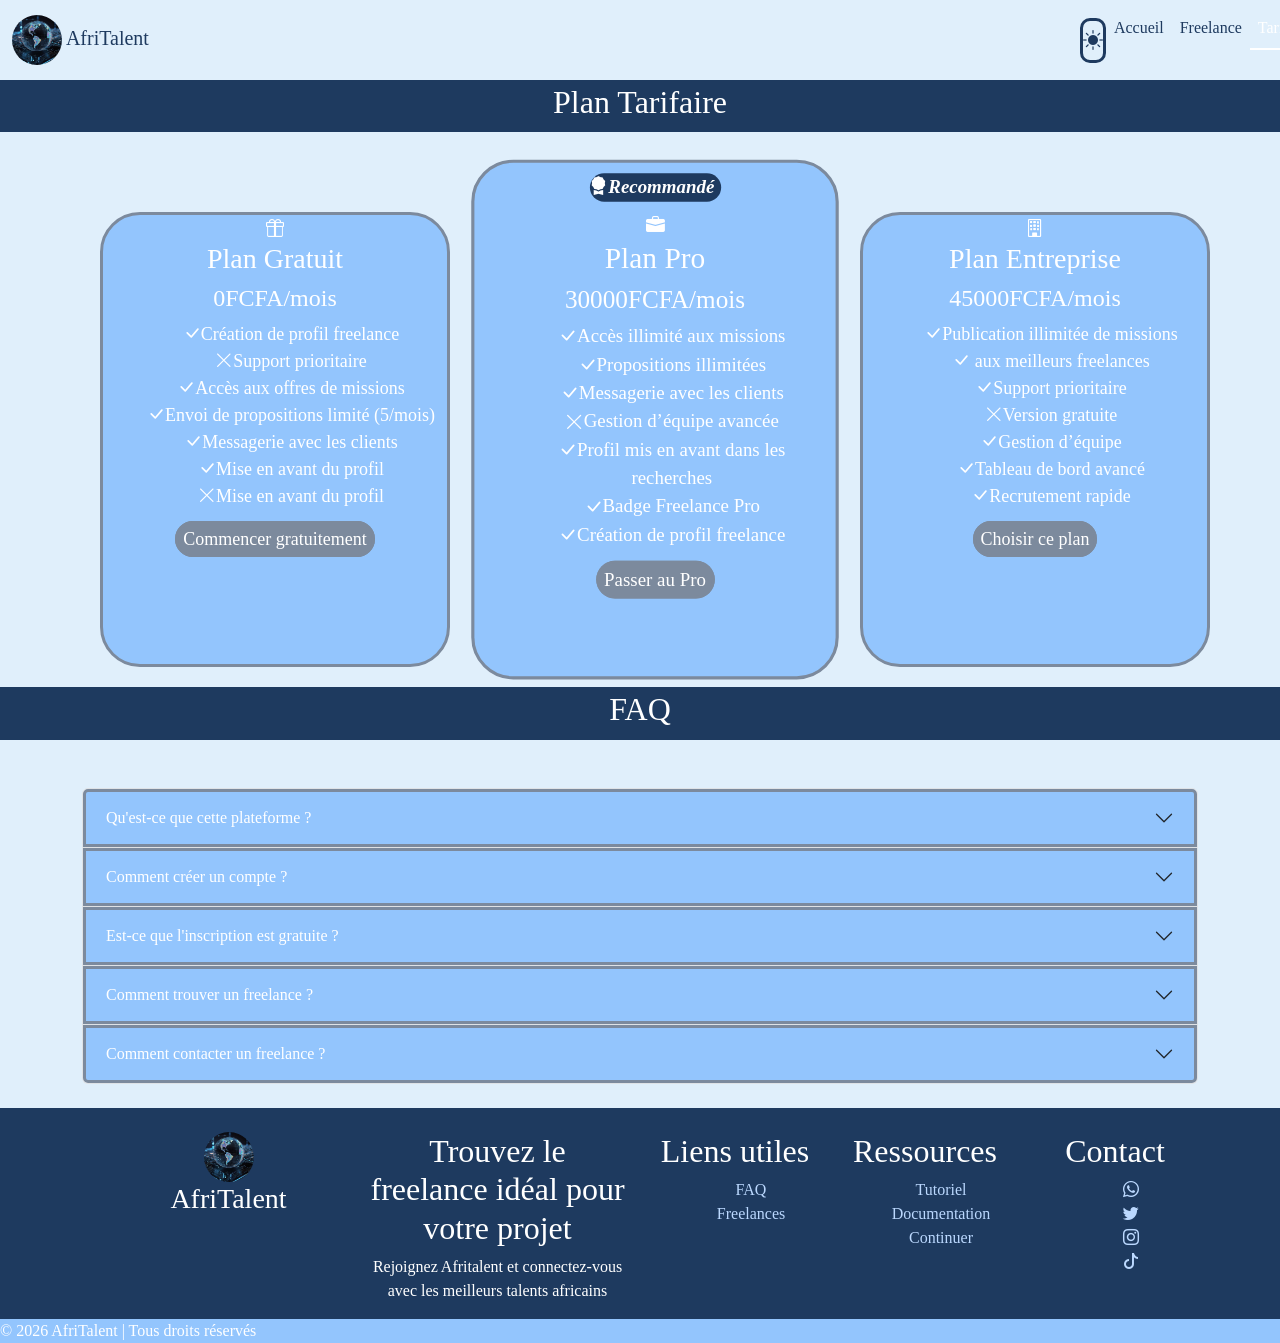
<file: tarifs.html>
<!DOCTYPE html>
<html lang="fr">

<head>
  <meta charset="UTF-8">
  <meta name="viewport" content="width=device-width, initial-scale=1.0">
  <title>AfriTalent — tarifs</title>

  <!-- Bootstrap 5 via CDN : feuille de style -->
  <link href="https://cdn.jsdelivr.net/npm/bootstrap@5.3.0/dist/css/bootstrap.min.css" rel="stylesheet">
  <!-- Bootstrap Icons - CSS -->
  <link rel="stylesheet" href="https://cdn.jsdelivr.net/npm/bootstrap-icons@1.11.3/font/bootstrap-icons.min.css">
  <!-- Votre feuille de style personnelle -->
  <link rel="stylesheet" href="css/style.css">
</head>

<body>

  <!-- Le contenu de la page sera ajoute ici -->
  <nav id="main-nav" class="navbar navbar-expand-lg navbar-dark bg-dark">
    <div class="container-fluid">
      <a class="navbar-brand">
        <img src="Image/logo.jpeg" alt="logos" class="logo">
        AfriTalent</a>
      <!-- Bouton Toggle -->
      <button id="theme-toggle" class="theme-btn" aria-label="Activer le mode sombre">
        <i class="bi bi-sun-fill"></i>
      </button>
      <button class="navbar-toggler" type="button" data-bs-toggle="collapse" data-bs-target="#navmenu"
        aria-controls="navMenu" aria-expanded="false" aria-label="Toggle navigation">
        <span class="navbar-toggler-icon"></span>
      </button>

      <div class="collapse navbar-collapse" id="navmenu">
        <ul class="navbar-nav ms-auto">

          <li class="nav-item">
            <a class="nav-link " href="index.html">Accueil</a>
          </li>
          <li class="nav-item">
            <a class="nav-link " href="freelances.html">Freelance</a>
          </li>
          <li class="nav-item">
            <a class="nav-link active" href="tarifs.html">Tarifs</a>
          </li>
          <li class="nav-item">
            <a class="nav-link" href="about.html">A propos</a>
          </li>
          <li class="nav-item">
            <a class="nav-link " href="index.html#témoignages">blog</a>
          </li>
          <li class="nav-item">
            <a class="nav-link " href="contact.html">Contact</a>
          </li>
        </ul>
      </div>
    </div>
  </nav>
  <!-- plan tarifaire -->
  <div id="tarif">
    <div class="haut">
      <h2>Plan Tarifaire</h2>
    </div>
    <div class="container text-center">
      <div class="row " id="plan">
        <div class="col">
          <i class="bi bi-gift"></i>
          <h3>Plan Gratuit</h3>
          <h4>0FCFA/mois</h4>
          <ul class="tar">
            <li><i class="bi bi-check-lg"></i>Création de profil freelance</li>
            <li><i class="bi bi-x-lg"></i>Support prioritaire</li>
            <li><i class="bi bi-check-lg"></i>Accès aux offres de missions</li>
            <li><i class="bi bi-check-lg"></i>Envoi de propositions limité (5/mois)</li>
            <li><i class="bi bi-check-lg"></i>Messagerie avec les clients</li>
            <li><i class="bi bi-check-lg"></i>Mise en avant du profil</li>
            <li><i class="bi bi-x-lg"></i>Mise en avant du profil</li>
          </ul>
          <a href="freelances.html">Commencer gratuitement</a>
        </div>
        <div id="pro" class="col">
          <div><i class="bi bi-award-fill">Recommandé</i></div>
          <i class="bi bi-briefcase-fill"></i>
          <h3>Plan Pro</h3>
          <h4>30000FCFA/mois</h4>
          <ul class="tar">
            <li><i class="bi bi-check-lg"></i>Accès illimité aux missions</li>
            <li><i class="bi bi-check-lg"></i>Propositions illimitées</li>
            <li><i class="bi bi-check-lg"></i>Messagerie avec les clients</li>
            <li><i class="bi bi-x-lg"></i>Gestion d’équipe avancée</li>
            <li><i class="bi bi-check-lg"></i>Profil mis en avant dans les recherches</li>
            <li><i class="bi bi-check-lg"></i>Badge Freelance Pro</li>
            <li><i class="bi bi-check-lg"></i>Création de profil freelance</li>
          </ul>
          <a href="freelances.html">Passer au Pro</a>
        </div>
        <div class="col">
          <i class="bi bi-building"></i>
          <h3>Plan Entreprise</h3>
          <h4>45000FCFA/mois</h4>
          <ul class="tar">
            <li><i class="bi bi-check-lg"></i>Publication illimitée de missions</li>
            <li><i class="bi bi-check-lg"></i> aux meilleurs freelances</li>
            <li><i class="bi bi-check-lg"></i>Support prioritaire</li>
            <li><i class="bi bi-x-lg"></i>Version gratuite</li>
            <li><i class="bi bi-check-lg"></i>Gestion d’équipe</li>
            <li><i class="bi bi-check-lg"></i>Tableau de bord avancé</li>
            <li><i class="bi bi-check-lg"></i>Recrutement rapide</li>
          </ul>
          <a href="freelances.html">Choisir ce plan</a>
        </div>
      </div>
    </div>
  </div>
  <!-- FAQ en accordion bootstrap -->
  <div class="haut">
    <h2>FAQ</h2>
  </div>
  <div class="container my-5">
    <div class="accordion" id="faqAccordion">
      <div class="accordion-item">
        <h2 class="accordion-header" id="q1">
          <button class="accordion-button collapsed" type="button" data-bs-toggle="collapse" data-bs-target="#a1"
            aria-expanded="false" aria-controls="a1">
            Qu'est-ce que cette plateforme ?
          </button>
        </h2>
        <div id="a1" class="accordion-collapse collapse" data-bs-parent="#faqAccordion">
          <div class="accordion-body">
            C'est une plateforme qui met en relation des freelances qualifiés et des
            entreprises ou particuliers pour des missions dans différents domaines (design, développement, marketing,
            etc.).
          </div>
        </div>
      </div>
      <div class="accordion-item">
        <h2 class="accordion-header" id="q2">
          <button class="accordion-button collapsed" type="button" data-bs-toggle="collapse" data-bs-target="#a2"
            aria-expanded="false" aria-controls="a2">
            Comment créer un compte ?
          </button>
        </h2>
        <div id="a2" class="accordion-collapse collapse" data-bs-parent="#faqAccordion">
          <div class="accordion-body">
            Il suffit de cliquer sur "S'inscrire", de remplir tes informations (nom, email, mot de passe) et de
            valider ton compte.
          </div>
        </div>
      </div>
      <div class="accordion-item">
        <h2 class="accordion-header" id="q3">
          <button class="accordion-button collapsed" type="button" data-bs-toggle="collapse" data-bs-target="#a3"
            aria-expanded="false" aria-controls="a3">
            Est-ce que l'inscription est gratuite ?
          </button>
        </h2>
        <div id="a3" class="accordion-collapse collapse" data-bs-parent="#faqAccordion">
          <div class="accordion-body">
            Oui, l'inscription est 100% gratuite pour les freelances et les clients.
          </div>
        </div>
      </div>
      <div class="accordion-item">
        <h2 class="accordion-header" id="q4">
          <button class="accordion-button collapsed" type="button" data-bs-toggle="collapse" data-bs-target="#a4"
            aria-expanded="false" aria-controls="a4">
            Comment trouver un freelance ?
          </button>
        </h2>
        <div id="a4" class="accordion-collapse collapse" data-bs-parent="#faqAccordion">
          <div class="accordion-body">
            Tu peux utiliser la barre de recherche ou filtrer par compétence, prix, ou expérience pour trouver le
            profil idéal.
          </div>
        </div>
      </div>
      <div class="accordion-item">
        <h2 class="accordion-header" id="q5">
          <button class="accordion-button collapsed" type="button" data-bs-toggle="collapse" data-bs-target="#a5"
            aria-expanded="false" aria-controls="a5">
            Comment contacter un freelance ?
          </button>
        </h2>
        <div id="a5" class="accordion-collapse collapse" data-bs-parent="#faqAccordion">
          <div class="accordion-body">
            Clique sur son profil et utilise le bouton "Contacter" ou envoie directement une demande de mission.
          </div>
        </div>
      </div>
    </div>
  </div>
  <footer>
    <div class="container text-center">
      <div class="row g-4">
        <div class="col-12 col-md-6 col-lg-3">
          <ul id="lo">
            <li>
              <img src="Image/logo.jpeg" class="logo" alt="logo">
            </li>
            <li>
              <h3>AfriTalent</h3>
            </li>
          </ul>
        </div>
        <div class="col-12 col-md-6 col-lg-3">
          <h2>Trouvez le freelance idéal pour votre projet</h2>
          <p>
            Rejoignez Afritalent et connectez-vous avec les meilleurs talents africains
          </p>
        </div>
        <div class="col-12 col-md-6 col-lg-2">
          <h2>Liens utiles</h2>
          <ul>
            <li><a href="tarifs.html">FAQ</a></li>
            <li><a href="freelances.html">Freelances</a></li>
          </ul>
        </div>
        <div class="col-12 col-md-6 col-lg-2">
          <h2>Ressources</h2>
          <ul>
            <li><a href="https://www.youtube.com">Tutoriel</a></li>
            <li><a href="https://www.google.com">Documentation</a></li>
            <li><a href="contact.html">Continuer</a></li>
          </ul>
        </div>
        <div class="col-12 col-md-6 col-lg-2">
          <h2>Contact</h2>
          <ul>
            <li>
              <a href="https://wa.me/221710073201" target="_blank">
                <i class="bi bi-whatsapp"></i>
              </a>
            </li>
            <li>
              <a href="https://www.twitter.com" target="_blank">
                <i class="bi bi-twitter"></i>
              </a>
            </li>
            <li>
              <a href="https://www.instagram.com/maureen.linaelle" target="_blank">
                <i class="bi bi-instagram"></i>
              </a>
            </li>
            <li>
              <a href="https://www.tiktok.com/@maureen_linaelle" target="_blank">
                <i class="bi bi-tiktok"></i>
              </a>
            </li>
          </ul>
        </div>
      </div>
    </div>
    <div id="copyright">
    </div>
  </footer>
  <!-- bouton back to top -->
  <a href="#plan" id="back-to-top"><i class="bi bi-arrow-up"></i></a>
  <!-- Bootstrap 5 via CDN : script JavaScript -->
  <script src="https://cdn.jsdelivr.net/npm/bootstrap@5.3.0/dist/js/bootstrap.bundle.min.js"></script>
  <!-- Votre script JavaScript -->
  <script src="js/main.js"></script>
</body>

</html>
</file>
<file: css/style.css>
* {
    margin: 0;
    padding: 0;
}

/* :root est un selecteur spéciale qui represente l'element racine de la page html(<html>) */
:root {
    /* palette de couleur */
    --primary-color: #bbd8fe;
    --second-color: rgb(30, 58, 95);
    --third-color: rgb(124, 138, 157);
    --fourth-color: #93C5FD;
    --bg-color: rgb(224, 239, 251);
    /* police */
    --font-size: 16px;
    --font-title: roboto slab;
    --font-text: playfair display;
}

/* Variables pour le mode sombre (Dark Mode) */
body.dark-mode {
    --bg-color: rgb(124, 138, 157);
    --third-color: rgb(124, 138, 157);
    --fourth-color: rgb(30, 58, 95);
    color: white;
}

/* couleur d'arrière plan */
body {
    padding-top: 80px;
    background: var(--bg-color);
    transition: background-color 0.3s ease, color 0.3s ease;
}

/* style du logo */
.logo {
    border-radius: 50%;
    object-fit: cover;
    width: 50px;
    height: 50px;
}

/* modification de la navbar */
.navbar {
    position: fixed;
    z-index: 1000;
    /*la navbar est au dessus*/
    top: 0;
    left: 0;
    width: 100%;
}

/* Styles appliqués au scroll */
.navbar.scrolled {
    padding: 10px 0;
    /* Effet shrink (réduction de la hauteur) */
}

.bg-dark.scrolled {
    --bs-dark-rgb: 30, 58, 95;
}

.navbar.scrolled .nav-link {
    color: white;
}

.navbar.scrolled .navbar-brand {
    color: white;
}

.navbar.scrolled #theme-toggle {
    border: solid white;

    i {
        color: white;
    }
}

.navbar.scrolled .nav-link.active {
    color: var(--primary-color);
    border-bottom: solid 2px var(--primary-color);
    /*le trait en bas*/
}

.bg-dark {
    --bs-dark-rgb: 224, 239, 251;
}

body.dark-mode .bg-dark {
    --bs-dark-rgb: 124, 138, 157;
}

body.dark-mode .bg-dark.scrolled {
    --bs-dark-rgb: 30, 58, 95;
}

.navbar-brand {
    color: var(--second-color);
    font-family: var(--font-text);

}

.navbar-nav {
    .nav-link {
        color: var(--second-color);
        font-family: var(--font-text);
    }

    .nav-link.active {
        color: white;
        border-bottom: solid 2px white;
        /*le trait en bas*/
    }
}

.navbar-toggler-icon {
    background-image: none;
    /*sert a supprimer l'image des 3 traits*/
}

.navbar-toggler {
    border-color: var(--second-color);
    width: 45px;
    height: 5.5vh;
    padding: 4px;
}

.navbar-toggler::before {
    content: "☰";
    font-size: 28px;
    color: var(--second-color);
}

.navbar.scrolled .navbar-toggler::before {
    color: white;
}

#theme-toggle {
    border-radius: 10px;
    background: var(--bs-dark-rgb);
    height: 5vh;
    width: 35px;
    margin-left: 915px;
    border: solid var(--second-color);

    i {
        color: var(--second-color);
        font-size: 20px;
    }
}

#hero {
    height: 100vh;
    align-items: center;
    background: linear-gradient(to bottom, rgba(0, 0, 0, 0.545)), url("../Image/acceuil.jpeg");
    width: 100%;
    background-size: cover;
    background-repeat: no-repeat;
    background-position: center;
    object-fit: cover;
    color: var(--primary-color);
    text-align: center;
    font-family: var(--font-title);
    font-size: 50px;

    h1 {
        font-size: 60px;
        font-family: var(--font-title);
        margin-bottom: 20px;
    }

    h3 {
        margin-top: 40px;
        font-family: var(--font-text);
        font-size: 40px;
    }

    #lien {
        margin: 60px auto;
        list-style: none;
        display: flex;
        justify-content: center;
    }

    a {
        background: var(--third-color);
        color: white;
        text-decoration: none;
        border-radius: 10px;
        font-family: var(--font-text);
        font-size: 35px;
        margin-right: 30px;
        padding: 5px;
    }

    a:hover {
        box-shadow: 0 4px 6px white;
    }

    ul {
        list-style: none;
        display: flex;
        margin-top: 100px;
    }

    .container {
        font-size: 30px;
        margin-top: 130px;
    }
}

/* en tete commune a toute les pages */
.haut {
    border: solid var(--second-color);
    background: var(--second-color);
    color: white;
    font-family: var(--font-title);
    text-align: center;

}

/* bouton cta */
#cta {
    border: solid var(--second-color);
    background: var(--second-color);
    color: var(--primary-color);
    text-align: center;
    height: 20vh;
    margin-bottom: 55px;

}

#cta h2 {
    font-family: var(--font-title);
    color: white;
}

#cta p {
    font-family: var(--font-text);
    font-size: var(--font-size);
}

#cta div a {
    border: solid var(--third-color);
    background: var(--third-color);
    color: white;
    text-decoration: none;
    border-radius: 10px;
    font-family: var(--font-text);
    padding: 5px;
}

#cta div a:hover {
    box-shadow: 0 4px 6px white;
}

/* BAS DE PAGE */
footer {
    /* height: 28vh; */
    background: var(--second-color);
    color: white;
    margin-top: 20px;
    font-family: var(--font-title);

    ul {
        list-style: none;
    }
}

#lo {
    border-radius: 50%;
}

footer ul {
    a {
        text-decoration: none;
        color: var(--primary-color);
    }

    a:hover {
        color: white;
    }
}

#copyright {
    height: 5%;
    background: var(--fourth-color);
}

/* freelances */
/* barre de filtrage */
#barre {
    ul {
        display: flex;

        li {
            width: fit-content;
            list-style: none;
            margin: 20px;
            transition: transform 0.3s ease;

            button {
                border-radius: 10px;
                border: solid var(--second-color);
                color: white;
                padding: 8px;
                background: var(--fourth-color);
            }
        }

        li:hover {
            transform: scale(1.05);
            border-radius: 10px;
            box-shadow: 2px 4px 4px var(--second-color);
        }
    }
}

.actif {
    transform: scale(1.20);
    box-shadow: 4px 6px 4px var(--second-color);
}

#freelance {
    margin-top: 30px;

    .card {
        opacity: 0;
        transform: translateY(40px);
        transition: opacity 0.6s ease, transform 0.6s ease;
        transition-delay: calc(var(--i) * 0.1s);
        /* délai décalé grâce à --i */
    }

    /* État visible */
    .card.carte-visible {
        opacity: 1;
        transform: translateY(0);
    }

    .card.masque {
        opacity: 0;
        transform: scale(0.95);
        pointer-events: none;
        /* Empêche les clics sur les cartes masquées */
        display: none;
    }
}

/* les cartes */
.card {
    background: var(--fourth-color);
    text-align: center;
    width: 350px;
    height: 92vh;
    margin: 60px auto;
    border-radius: 12px;
    position: relative;
    z-index: 1;
    /*  pour que la navbar soit au dessus*/
    transition: transform 0.3s ease;
    /* rend le mouvement plus fuid avec le transform scale */
    cursor: pointer;

    img {
        margin: 20px auto;
        width: 150px;
        height: 25vh;
        border-radius: 50%;
        object-fit: cover;
        /*evite que l'image soit déformée */
    }

    .card-body {
        border-radius: 12px;
        margin-top: 6px;
        background-color: var(--fourth-color);
        border: double var(--third-color);
        color: white;
        font-family: var(--font-text);
        font-size: 18px;
        margin-right: 6px;
        margin-left: 8px;
        margin-bottom: 6px;

        a {
            margin-top: auto;
            text-decoration: none;
            color: black;
            font-family: var(--font-text);
        }

        .btn {
            border: solid var(--third-color);
            background-color: var(--third-color);
            color: white;
            font-family: var(--font-text);
            transition: transform 0.3s ease;
            /*rend le mouvement plus fuid avec le transform scale*/
        }

        .btn:hover {
            color: white;
            transform: scale(1.05);
            /* Agrandir un element au toucher*/
        }
    }
}

/* liens des cartes */
.offcanvas {
    background: var(--fourth-color);
    text-align: center;

    .offcanvas-header {
        color: white;
        font-family: var(--font-title);

        img {
            margin: 20px auto;
            width: 250px;
            height: 25vh;
            border-radius: 50%;
            object-fit: cover;
        }

        ul {
            list-style: none;
        }
    }

    .offcanvas-body {
        border-radius: 12px;
        margin-top: 6px;
        background-color: var(--fourth-color);
        color: white;
        font-family: var(--font-text);
        font-size: 20px;

        a {
            margin-top: auto;
            text-decoration: none;
            color: black;
            font-family: var(--font-text);
        }
    }
}

.card:hover {
    transform: scale(1.03);
    /*Agrandir un element au toucher*/
}

/* page contact */
/* style du formulaire */
.glass {
    display: grid;
    /*sert à créer des mises en page en lignes et colonnes*/
    grid-template-columns: 1fr 0.8fr;
    /*cree deux colonnes de taille différentes*/
    padding: 80px;
    gap: 60px;
    /*espace vertical */
    align-items: center;
    background: linear-gradient(to bottom, rgba(0, 0, 0, 0.5)), url('../Image/form.jpeg');

    .container {
        backdrop-filter: blur(30px);
        border-radius: 15px;

        h3 {
            color: var(--primary-color);
            font-family: var(--font-text);
            text-align: center;
            font-size: 30px;
        }

        #formulaire {
            max-width: 480px;
            margin: 0 auto;
            padding: 1.5rem;
            display: flex;
            flex-wrap: wrap;
            gap: 14px;
        }

        #formulaire>div {
            display: flex;
            flex-direction: column;
        }

        /* deux par ligne */
        #formulaire>div {
            flex: 1 1 calc(50% - 7px);
        }

        /* Sujet, Message et bouton en pleine largeur */
        #formulaire>div:has(#sujet),
        #formulaire>div:has(#message),
        #formulaire>div:has(button) {
            flex: 1 1 100%;
        }

        label {
            color: var(--primary-color);
            font-size: 20px;
            margin-bottom: 4px;
            font-family: var(--font-text);
        }

        input,
        select,
        textarea {
            width: 100%;
            padding: 8px;
            border-radius: 8px;
            border: solid var(--primary-color);
            font-size: 23px;
            box-sizing: border-box;
            font-family: var(--font-text);
        }

        textarea {
            resize: vertical;
            /* augmantation verticale*/
            min-height: 100px;
        }

        input:focus,
        select:focus,
        textarea:focus {
            outline: none;
            /* permet de voir un champ quand il est selectionne */
            box-shadow: 2px 4px 6px var(--primary-color);
        }

        button {
            width: 100%;
            background: var(--third-color);
            color: white;
            border: none;
            padding: 10px;
            border-radius: 8px;
            font-size: 20px;
            cursor: pointer;
            font-family: var(--font-text);
        }

        button:hover {
            box-shadow: 2px 4px 6px white;
        }
    }
}

/* Le span affiche le message d'erreur */
.invalid .error {
    color: rgb(249, 81, 81);
    font-size: 22px;
    margin-top: 5px;
    grid-column: 2;
}

.invalid input,
.invalid textarea {
    box-shadow: 2px 4px 6px rgb(249, 81, 81);
}

/*  style du mail et du numero */
#con {
    width: 500px;
    height: 100vh;
    text-align: center;

    li {
        list-style: none;
        margin-top: 50px;
        font-size: 30px;
    }

    h3 {
        color: var(--primary-color);
        font-family: var(--font-text);
        margin-top: 40px;
        text-align: center;
        font-size: 35px;
    }
}

#contact a {
    text-decoration: none;
    font-family: var(--font-text);
    border: solid var(--third-color);
    background: var(--third-color);
    border: solid var(--third-color);
    text-decoration: none;
    border-radius: 10px;
    font-family: var(--font-text);
    padding: 5px;
    color: white;
    margin-bottom: 25px;
}

#contact a:hover {
    box-shadow: 0 4px 6px white;
}

iframe {
    margin-top: 120px;
    width: 100%;
    border-radius: 10px;
    height: 40vh;
}

/* about pour l'histoire */
#story {
    height: 70vh;
    font-size: 25px;
    font-family: var(--font-text);
    text-align: center;
    color: white;
    background: linear-gradient(to bottom, rgba(0, 0, 0, 0.655)), url("../Image/story.jpeg");

    #sto {
        margin-top: 40px;
    }

    li {
        list-style: none;
    }

}

#sto {
    font-family: var(--font-text);
    font-size: 20px;
    margin-top: 20px;
    margin-left: 10px;
    display: flex;
}

.col .im {
    object-fit: cover;
    height: 20vh;
}

#presentation {
    margin-left: 40px;
}

#presentation .card {
    /* width: 275px; */
    margin-left: 10px;
    /* height: 78vh; */
    margin-bottom: 10px;

    .card-body {
        /* width:250px; */
        margin: 4px auto;
    }
}

/* Tarifs */
/* modification des plans */
#plan .col {
    border: solid var(--third-color);
    background-color: var(--fourth-color);
    color: white;
    font-family: var(--font-text);
    font-size: 18px;
    margin-top: 80px;
    margin-left: 30px;
    border-radius: 40px;
    margin-bottom: 20px;
    transition: transform 0.3s ease;
    /*rend le mouvement plus fuid avec le transform scale*/
}

#plan #pro {
    margin-top: 40px;
    transform: scale(1.05);
    transition: transform 0.3s ease;
    height: 55vh;

    /*rend le mouvement plus fuid avec le transform scale*/
    div {
        margin: 10px auto;
        background: var(--second-color);
        width: 125px;
        margin-bottom: 10px;
        border-radius: 40px;
        left: 35%;
        color: white;
        display: flex;
        align-items: center;
        gap: 8px;
        font-weight: bold;
    }
}

#plan #pro:hover {
    transform: scale(1.10);
    /* Agrandir un element au toucher*/
}

#plan .col:hover {
    transform: scale(1.05);
    /* Agrandir un element au toucher*/
}

#plan a {
    padding: 5px;
    text-decoration: none;
    color: white;
    background-color: var(--third-color);
    border: solid var(--third-color);
    border-radius: 20px;
}

#plan a:hover {
    box-shadow: 0 4px 6px white;
}

.tar {
    list-style: none;
}

/* modification de l'accordion */
.accordion-button {
    border: solid var(--third-color);
    background-color: var(--fourth-color);
    color: white;
    font-family: var(--font-text);
}

.accordion-body {
    border: solid var(--primary-color);
    background-color: var(--third-color);
    color: white;
    font-family: var(--font-text);
}

/* section témoignages */
#tem {
    #témoignages {
        align-items: center;
        justify-content: center;
        display: flex;
        margin-bottom: 20px;
    }

    .haut {
        margin-top: 40px;
    }

    .carousel {
        width: 100%;
        position: relative;
    }

    .card {
        margin: 20px auto;
        height: 80vh;
    }
}

/* section comment ca marche */
#fonction {

    margin-bottom: 20px;

    .haut {
        margin-bottom: 30px;
    }
}

#bento {
    display: grid;
    grid-template-columns: repeat(3, 1fr);
    grid-template-rows: 220px 220px;
    gap: 20px;

    #tall {
        grid-row: span 2;
        /*prise de deux lignes en hauteur*/
    }

    #long {
        grid-column: span 2;
        /*prise de deux colonnes en largeur*/
    }
}

.bento-item {
    border: solid var(--second-color);
    padding: 30px;
    flex-direction: column;
    border-radius: 25px;
    display: flex;
    justify-content: center;
    color: white;
    transition: transform 0.3s ease;
    /*rend le mouvement plus fuid avec le transform scale*/
    background-color: var(--fourth-color);
    justify-content: center;
    cursor: pointer;

    i {
        width: 100%;
        margin-bottom: 10px;
        font-size: 35px;
    }

    h3 {
        font-family: var(--font-title);
        margin-bottom: 8px;
    }

    p {
        font-size: 22px;
        font-family: var(--font-text);
        line-height: 1.6;
        /*l’espace vertical entre les lignes du paragraphe*/
    }
}

.bento-item:hover {
    transform: scale(1.03);
    /* Agrandir un element au toucher*/
}

#services {
    .container {
        margin-bottom: 10px;
    }

    .card {
        cursor: pointer;
        height: 50vh;
        text-align: center;
        transition: transform 0.3s ease;
        /*rend le mouvement plus fuid avec le transform scale*/
    }

    .card:hover {
        transform: scale(1.1);
        /* Agrandir un element au toucher*/
        box-shadow: 4px 6px 4px 6px var(--primary-color);
    }
}

/* about : nos valeurs */
#valeurs {
    text-align: center;

    div:not(.haut) {
        border-radius: 25px;
        margin: 20px auto;
        border: solid var(--second-color);
        background: var(--fourth-color);
        color: white;
        width: 500px;
        transition: transform 0.3s ease;
        /*rend le mouvement plus fuid avec le transform scale*/
        cursor: pointer;
    }

    div:not(.haut):hover {
        transform: scale(1.05);
        /* Agrandir un element au toucher*/
    }
}

/*About chiffres clé*/
#key {
    height: fit-content;

    .container {
        margin-top: 20px;
        display: flex;
        flex-direction: column;
        text-align: center;
        /* centre le texte */
        gap: 45px;

    }

}

/* Media Queries pour les appareils mobiles */
@media screen and (min-width: 375px) and (max-width: 767px) {
    #theme-toggle {
        margin-left: 80px;
    }

    #hero {
        height: fit-content;

        h1 {
            font-size: 40px;
        }

        h3 {
            font-size: 25px;
        }

        #lien {
            display: list-item;

            a {
                padding: 10px;
                font-size: 18px;
                text-align: center;
            }
        }

        .container {
            margin-top: -15px;
            font-size: 20px;
        }
    }

    #cta {
        height: fit-content;
    }

    footer {

        ul {
            margin-right: 25px;
        }
    }

    /* section comment ca marche */
    #bento {
        grid-template-columns: 1fr;
    }

    .bento-item {
        i {
            font-size: 15px;
        }

        h3 {
            font-size: 16px;
        }

        p {
            font-size: 13px;
        }
    }

    #story {
        font-size: 15px;
    }

    #sto {
        display: list-item;
        font-size: 12px;
        margin-top: 20px;
        margin-left: 10px;
    }

    .col .im {
        height: 30vh;
        width: 100%;
        object-fit: cover;
    }

    #key {
        .container {
            display: flex;
            flex-direction: column;
            align-items: center;
            /* centre horizontalement */
            text-align: center;
            /* centre le texte */
            gap: 45px;

        }

    }

    /* barre de filtrage */
    #barre {
        ul {
            display: list-item;
        }
    }

    /* about card */
    #presentation {
        margin-left: 0px;
    }

    /* about : nos valeurs */
    #valeurs {
        div:not(.haut) {
            width: 350px;
        }
    }

    /* tarifs */
    #plan {
        display: list-item;
    }

    #plan .col {
        font-size: 14px;
        width: 90%;
        height: 45vh;
    }

    #plan #pro {
        height: 50vh;
    }

    .card {
        height: auto;
    }

    /* formulaire */
    .glass {
        margin-top: 40px;
        display: list-item;
        /*sert à créer des mises en page comme dans les listes*/
        padding: 40px;
        gap: 30px;
        /*espace vertical */
    }

    .form {
        .container {
            backdrop-filter: blur(30px);
            border-radius: 15px;

            h3 {
                color: var(--primary-color);
                font-family: var(--font-text);
                margin-bottom: 30px;
                text-align: center;
                font-size: 20px;
            }

            #formulaire {
                width: 300px;
                margin: 20px auto;

                div {
                    margin-bottom: 20px;
                    font-size: 14px;

                    input,
                    select,
                    textarea {
                        width: 12em;
                        height: 5vh;
                    }

                    button {
                        font-size: 12px;
                        width: 6em;
                        height: 5vh;
                        border-radius: 10px;
                    }
                }
            }

            .invalid .error {
                margin-top: 5px;
                font-size: 16px;
                width: 12em;
            }
        }
    }

    /*  style du mail et du numero */
    #con {
        width: 300px;

        li {
            margin-top: 30px;
            font-size: 15px;
        }

        h3 {
            font-size: 20px;
        }
    }

    #contact a {
        padding: 3px;
        margin-bottom: 10px;
    }

    iframe {
        width: 250px;
        border-radius: 10px;
    }
}

/* Media Queries pour les tablettes */
@media screen and (min-width: 768px) and (max-width: 1199px) {
    #theme-toggle {
        margin-left: 500px;
    }

    .card {
        height: auto;
    }

    /*comment ça marche  */
    .bento-item {
        i {
            font-size: 18px;
        }

        h3 {
            font-size: 20px;
        }

        p {
            font-size: 15px;
        }
    }

    /* barre de filtrage */
    #barre {
        ul {
            display: list-item;
            align-items: center;
        }

    }

    /* about */
    #story {
        font-size: 20px;

    }

    .col .im {
        height: 50vh;
        width: 495px;
        object-fit: cover;
    }

    #sto {
        font-size: 18px;
        margin-top: 20px;
        margin-left: 10px;
        display: list-item;
    }

    /* tarifs */
    #plan .col {
        font-size: 16px;
        /* width: 250px; */
    }

    /* tarifs */
    #plan {
        display: list-item;

    }

    #plan .col {
        margin: 20px auto;
        height: 37vh;
        font-size: 18px;
        width: fit-content;
    }

    #plan #pro {
        height: 45vh;
        font-size: 20px;
    }

    /* formulaire */
    .glass {
        margin-top: 50px;
        display: list-item;
        /*sert à créer des mises en page comme dans les listes*/
        padding: 50px;
        gap: 50px;
        /*espace vertical */
    }

    .form {
        .container {
            backdrop-filter: blur(30px);
            border-radius: 15px;

            h3 {
                margin-bottom: 30px;
                font-size: 20px;
            }

            form {
                div {
                    margin-bottom: 20px;
                    font-size: 18px;

                    input,
                    select,
                    textarea {
                        width: 12em;
                        height: 5vh;
                    }

                    button {
                        font-size: 18px;
                        width: 6em;
                        height: 5vh;
                        border-radius: 10px;
                    }
                }
            }

        }
    }

    /*  style du mail et du numero */
    #con {
        margin: 20px auto;

        li {
            margin-top: 30px;
            font-size: 20px;
        }

        h3 {
            font-size: 25px;
        }
    }

    #contact a {
        padding: 3px;
        color: white;
        margin-bottom: 10px;
    }

    iframe {
        width: 400px;
        border-radius: 10px;
    }

}

#back-to-top {
    border: solid white;
    color: white;
    border-radius: 50%;
    background: var(--second-color);
    z-index: 1000;
    width: 45px;
    height: 6vh;
    text-align: center;
    position: fixed;
    text-decoration: none;
    right: 1.5rem;
    /*place a l'extrême droite*/
    bottom: 1.5rem;
    /*place en bas*/
    opacity: 0;
    /*rend l'élément invisible*/
    transform: translateY(12px) scale(0.88);
    /*sert a déplacer et a réduire*/
    transition: opacity 0.28s ease, transform 0.28s cubic-bezier(0.34, 1.4, 0.64, 1);
    /*apparution du bouton joliment*/
    pointer-events: none;

    /*on peut pas cliquer sur l'élément*/
    i {
        font-size: 25px;
    }

}

#back-to-top.visible {
    opacity: 1;
    /*rend l'élément visible*/
    transform: translateY(0) scale(1);
    /*donne le taille normale et */
    pointer-events: auto;
    /*on peut cliquer sur l'élément*/
}

/* Les sections qui apparaissent en fondu (fade-in) */
/* S'applique à toutes les balises <section> du site */
section {
    opacity: 0;
    transform: translateY(30px);
    /* Léger décalage vers le bas */
    transition: opacity 0.8s ease-out, transform 0.8s ease-out;
    will-change: opacity, transform;
    /* Optimise les performances*/
}

/* Classe ajoutée par JavaScript quand la section est visible */
section.fade-visible {
    opacity: 1;
    transform: translateY(0);
}
</file>
